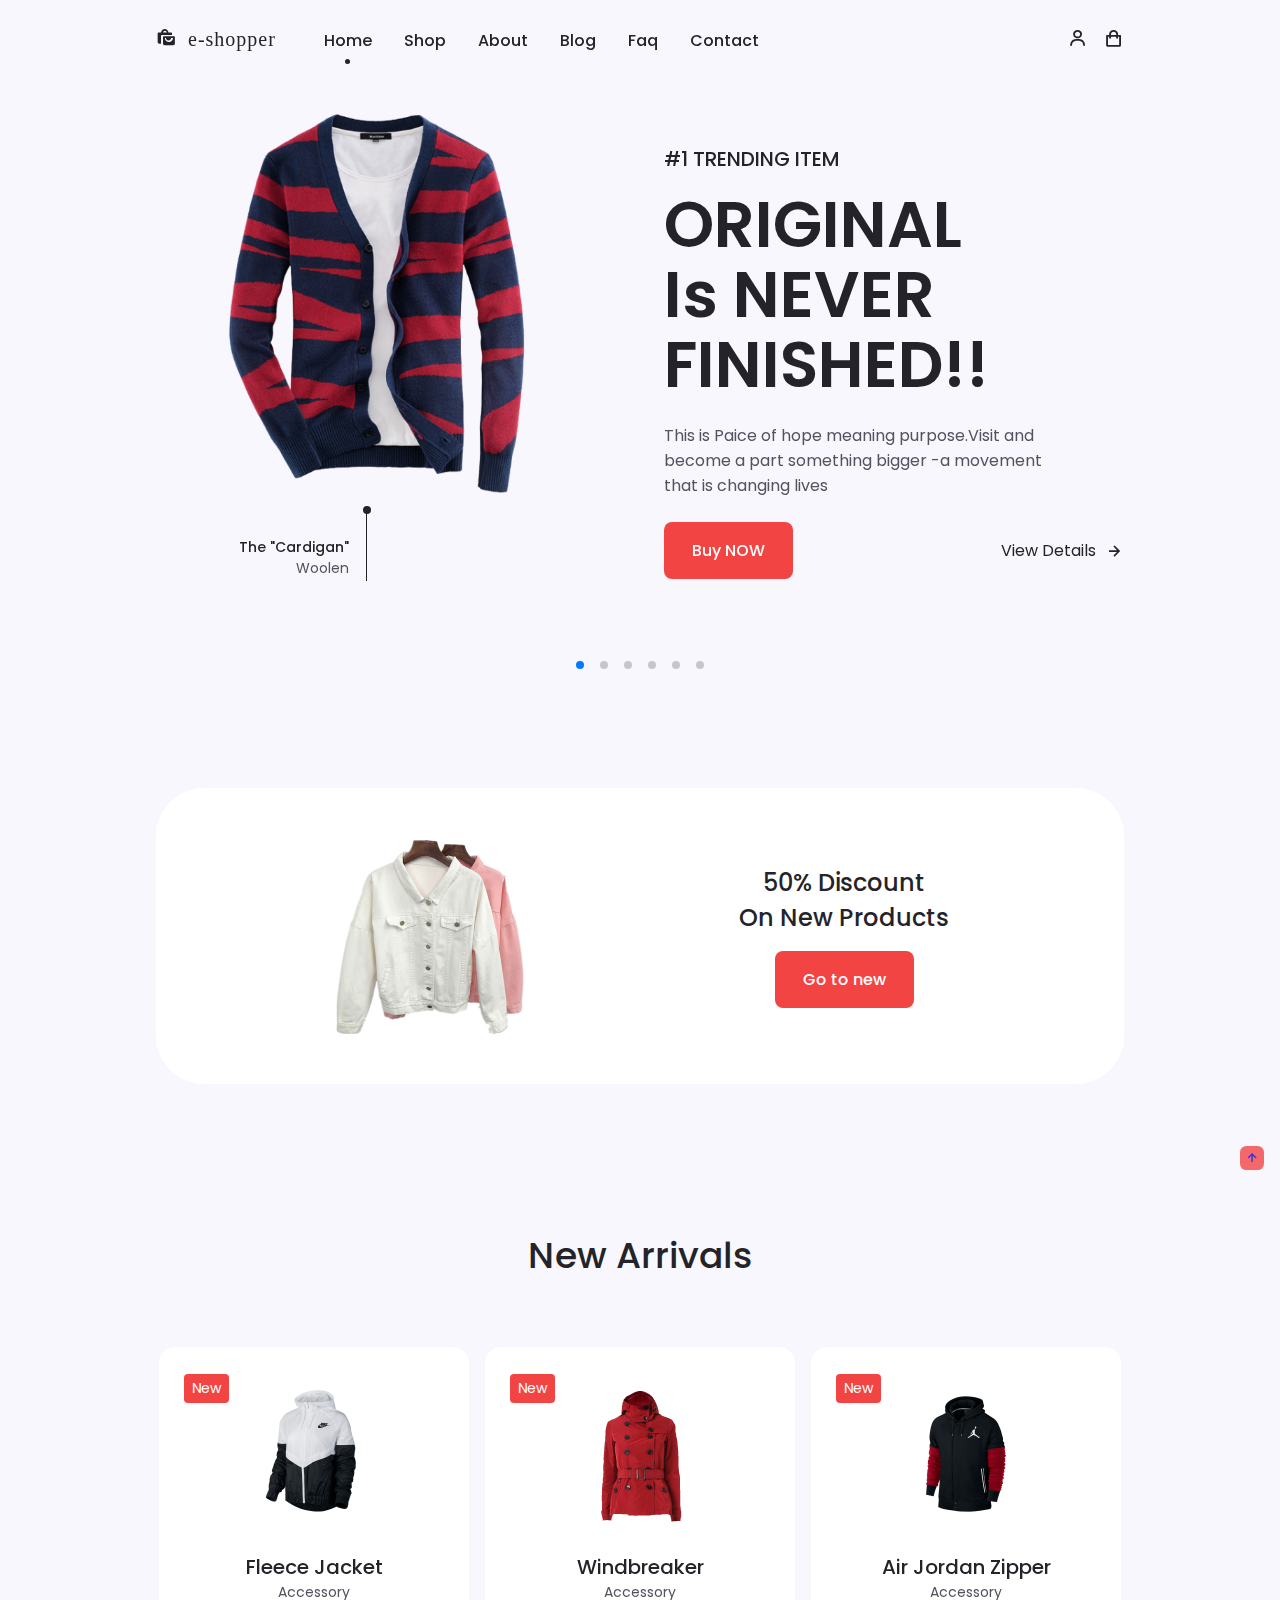
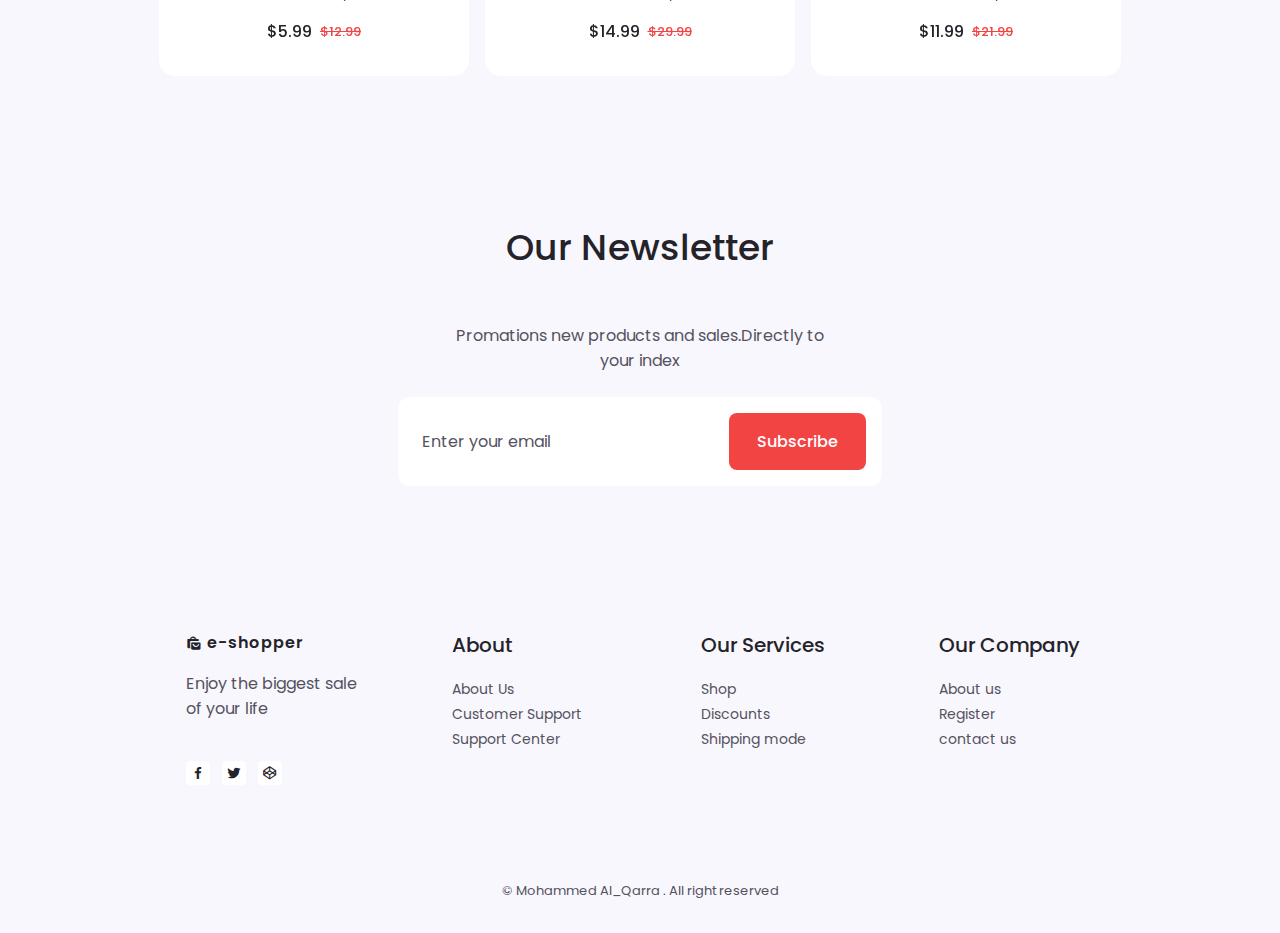
<file: index.html>
<!DOCTYPE html>
<html lang="en">
<head>
    <meta charset="UTF-8">
    <meta http-equiv="X-UA-Compatible" content="IE=edge">
    <meta name="viewport" content="width=device-width, initial-scale=1.0">
    <link rel="stylesheet" href="css/swiper-bundle.min.css">
    <link rel="stylesheet" href="css/ecommerce.css">
    <link rel="stylesheet" class="js-color-style" href="css/color.css">
    <!-- Box Icon -->
    <link rel="stylesheet"
    href="https://cdn.jsdelivr.net/npm/boxicons@latest/css/boxicons.min.css">
    <link rel="shortcut icon"  href="images/new-6.png" type="image/x-icon">

    <title>Responsive Multi Page E-COMMERCE Website</title>
</head>
<body>
    <!--Header-->
    <header class="header" id="header">
        <nav class="nav container">
            <a href="index.html" class="nav__logo">
                <i class="bx bxs-shopping-bags nav__logo-icon">
                e-shopper
                </i>
            </a>
            <div class="nav__menu" id="nav-menu">
                <ul class="nav__list">
                    <li class="nav__item">
                        <a href="index.html" class="nav__link active-link">Home</a>
                    </li>
                    <li class="nav__item">
                        <a href="html/shop.html" class="nav__link ">Shop</a>
                    </li>
                    <li class="nav__item">
                        <a href="html/about.html" class="nav__link">About</a>
                    </li>
                    <li class="nav__item">
                        <a href="html/blog.html" class="nav__link">Blog</a>
                    </li>
                    <li class="nav__item">
                        <a href="html/faq.html" class="nav__link">Faq</a>
                    </li>
                    <li class="nav__item">
                        <a href="html/contact.html" class="nav__link">Contact</a>
                    </li>
                </ul>
                <div class="nav__close" id="nav-close">
                    <i class="bx bx-x"></i>
                </div>
            </div>
            <div class="nav__btns">
                <div class="login__toggle" id="login-button">
                    <i class="bx bx-user"></i>
                </div>
                <div class="nav__shop" id="cart-shop">
                    <i class="bx bx-shopping-bag"></i>
                </div> <div class="nav__toggle" id="nav-toggle">
                    <i class="bx bx-grid-alt"></i>
                </div>
            </div>
        </nav>
    </header>
    <!--Cart-->
    <div class="cart" id="cart">
        <i class="bx bx-x cart__close" id="cart__close"></i>
        <h2 class="cart__title-center">My Cart</h2>
        <div class="cart__container ">
            <article class="cart__card">
                <div class="cart__box">
                    <img src="images/cart-1.png" alt="" class="cart__img">
                </div>
                <div class="cart__detalis">
                    <h3 class="cart__title">Windbreaker</h3>
                    <span class="cart__price">$12</span>
                    <div class="cart__amount">
                        <div class="cart__amount-content">
                            <span class="cart__amount-box">
                                <i class="bx bx-minus disabled"></i>
                            </span>
                            <span class="cart__amount-number">1</span>
                            <span class="cart__amount-box">
                                <i class="bx bx-plus"></i>
                            </span>
                        </div>
                        <i class="bx bx-trash-alt cart__amount-trash"></i>
                    </div>

                </div>
            </article>
            <article class="cart__card">
                <div class="cart__box">
                    <img src="images/cart-2.png" alt="" class="cart__img">
                </div>
                <div class="cart__detalis">
                    <h3 class="cart__title">Cardigan Hoodie</h3>
                    <span class="cart__price">$16</span>
                    <div class="cart__amount">
                        <div class="cart__amount-content">
                            <span class="cart__amount-box">
                                <i class="bx bx-minus"></i>
                            </span>
                            <span class="cart__amount-number">1</span>
                            <span class="cart__amount-box">
                                <i class="bx bx-plus"></i>
                            </span>
                        </div>
                        <i class="bx bx-trash-alt cart__amount-trash"></i>
                    </div>
                </div>
            </article>
            <article class="cart__card">
                <div class="cart__box">
                    <img src="images/cart-3.png" alt="" class="cart__img">
                </div>
                <div class="cart__detalis">
                    <h3 class="cart__title">Cartoon</h3>
                    <span class="cart__price">$10</span>
                    <div class="cart__amount">
                        <div class="cart__amount-content">
                            <span class="cart__amount-box">
                                <i class="bx bx-minus"></i>
                            </span>
                            <span class="cart__amount-number">1</span>
                            <span class="cart__amount-box">
                                <i class="bx bx-plus"></i>
                            </span>
                        </div>
                        <i class="bx bx-trash-alt cart__amount-trash"></i>
                    </div>
                </div>
            </article>
        </div>
        <div class="cart__prices">
            <span class="cart__prices-item">3 item</span>
            <span class="cart__prices-total">$38</span>
        </div>
    </div>
    <!--Login-->
    <div class="login" id="login">
        <i class="bx bx-x login__close" id="login-close"></i>
            <h2 class="login__title-center">Login</h2>
            <form  action="" class="login__form grid">
                <div class="login__content">
                    <label for="" class="login__label">Email</label>
                    <input type="email" class="login__input">
                </div>
                <div class="login__content">
                    <label for="" class="login__label">Password</label>
                    <input type="password" class="login__input">
                </div>

                <div>
                    <a href="#" class="button">Sign in</a>
                </div>

                <div>
                    <p class="signup">Not a member?
                        <a href="registration.htm">Sign up now</a>
                    </p>
                </div>
            </form>
    </div>
    <!--main-->
    <main class="main">
        <section class="home container">
            <div class="swiper home-swiper">
                <div class="swiper-wrapper">
                <!--home swiper 1-->
                <section class="swiper-slide">
                    <div class="home__content grid">
                        <div class="home__group">
                            <img src="images/slide-2.png" alt="" class="home__img">
                        <div class="home__indicator"></div>
                       <div class="home__details-img">
                           <h4 class="home__details-title">The "Cardigan"</h4>
                           <span class="home__details-subtitle">Woolen</span>
                       </div>
                    </div>
                    <div class="home__data">
                        <h3 class="home__subtitle">#1 TRENDING ITEM</h3>
                        <h1 class="home__title">ORIGINAL<br>Is NEVER <br> FINISHED!!</h1>
                        <P class="home__description">
                        This is Paice of hope meaning purpose.Visit and become a part something bigger -a movement that is changing lives
                        </P>
                        <div class="home__buttons">
                            <a href="html/details.html" class="button">Buy NOW</a>
                            <a href="html/details.html" class="button--link button--flex">View Details
                                <i class="bx bx-right-arrow-alt button__icon"></i>
                            </a>
                        </div>
                    </div>
                    </div>
                </section>
                   <!--home swiper 2-->
                <section class="swiper-slide">
                    <div class="home__content grid">
                        <div class="home__group">
                            <img src="images/slide-3.png" alt="" class="home__img">
                        <div class="home__indicator"></div>
                       <div class="home__details-img">
                           <h4 class="home__details-title">Jqueezy</h4>
                           <span class="home__details-subtitle">Ski Suit</span>
                       </div>
                    </div>
                    <div class="home__data">
                        <h3 class="home__subtitle">#2 top Best duo</h3>
                        <h1 class="home__title">FALL<br>WINTER <br> 2022</h1>
                        <P class="home__description">
                          A specialist label creating luxury essentials.
                          Ethically crafted with an unwavering commitment to exceptional quality
                        </P>
                        <div class="home__buttons">
                            <a href="html/details.html" class="button">Buy NOW</a>
                            <a href="html/details.html" class="button--link button--flex">View Details
                                <i class="bx bx-right-arrow-alt button__icon"></i>
                            </a>
                        </div>
                    </div>
                    </div>
                </section>
                 <!--home swiper 3-->
                <section class="swiper-slide" >
                    <div class="home__content grid">
                        <div class="home__group">
                            <img src="images/slide-1.png" alt="" class="home__img">
                        <div class="home__indicator"></div>
                       <div class="home__details-img">
                           <h4 class="home__details-title">Jurry</h4>
                           <span class="home__details-subtitle">Zipper</span>
                       </div>
                    </div>
                    <div class="home__data">
                        <h3 class="home__subtitle">#3 TRENDING ITEM</h3>
                        <h1 class="home__title">SALE 20%<br>OFF ON <br>EVERYTHING </h1>
                        <P class="home__description">
                          A specialist label creating luxury essentials.
                          Ethically crafted with an unwavering commitment to exceptional quality
                        </P>
                        <div class="home__buttons">
                            <a href="html/details.html" class="button">Buy NOW</a>
                            <a href="html/details.html" class="button--link button--flex">View Details
                                <i class="bx bx-right-arrow-alt button__icon"></i>
                            </a>
                        </div>
                    </div>
                    </div>
                </section>
            </div>
            <div class="swiper-pagination"></div>
        </div>
        </section>
        <!--discount-->
        <section class="discount section">
            <div class="discount__container container grid">
                <img src="images/discount.png" alt="" class="discount__img">
             
                 <div class="discount__data">
                     <h2 class="discount__title">50% Discount<br>On New Products</h2>
                     <a href="html/details.html" class="button">Go to new</a>
                 </div>
            </div>
        </section>
        <!--Arrivals-->
        <section class="new section">
        <h2 class="section__title">New Arrivals</h2>
        <div class="new__container container">
            <div class="swiper new-swiper">
                <div class="swiper-wrapper">
                    <!--1-->
                    <div class="new__content swiper-slide">
                        <div class="new__tog">New</div>
                        <img src="images/new-1.png" alt="" class="new__img">
                        <h3 class="new__title">Windbreaker</h3>
                        <span class="new__subtitle">Accessory</span>

                        <div class="new__prices">
                            <span class="new__price">$14.99</span>
                            <span class="new__discount">$29.99</span>
                        </div>
                        <a href="html/details.html" class="button new__button">
                            <i class="bx bx-cart-alt new__icon"></i>
                        </a>
                        
                    </div>
                     <!--2-->
                     <div class="new__content swiper-slide">
                        <div class="new__tog">New</div>
                        <img src="images/new-2.png" alt="" class="new__img">
                        <h3 class="new__title">Air Jordan Zipper</h3>
                        <span class="new__subtitle">Accessory</span>

                        <div class="new__prices">
                            <span class="new__price">$11.99</span>
                            <span class="new__discount">$21.99</span>
                        </div>
                        <a href="html/details.html" class="button new__button">
                            <i class="bx bx-cart-alt new__icon"></i>
                        </a>
                    </div>
                     <!--3-->
                     <div class="new__content swiper-slide">
                        <div class="new__tog">New</div>
                        <img src="images/new-3.png" alt="" class="new__img">
                        <h3 class="new__title">Fur Jacket</h3>
                        <span class="new__subtitle">Accessory</span>

                        <div class="new__prices">
                            <span class="new__price">$4.99</span>
                            <span class="new__discount">$9.99</span>
                        </div>
                        <a href="html/details.html" class="button new__button">
                            <i class="bx bx-cart-alt new__icon"></i>
                        </a>
                    </div>
                     <!--4-->
                     <div class="new__content swiper-slide">
                        <div class="new__tog">New</div>
                        <img src="images/new-4.png" alt="" class="new__img">
                        <h3 class="new__title">Fleece Jacket</h3>
                        <span class="new__subtitle">Accessory</span>

                        <div class="new__prices">
                            <span class="new__price">$24.99</span>
                            <span class="new__discount">$44.99</span>
                        </div>
                        <a href="html/details.html" class="button new__button">
                            <i class="bx bx-cart-alt new__icon"></i>
                        </a>
                    </div>
                     <!--5-->
                     <div class="new__content swiper-slide">
                        <div class="new__tog">New</div>
                        <img src="images/new-5.png" alt="" class="new__img">
                        <h3 class="new__title">Nike Hoodie</h3>
                        <span class="new__subtitle">Accessory</span>

                        <div class="new__prices">
                            <span class="new__price">$74.99</span>
                            <span class="new__discount">$14.99</span>
                        </div>
                        <a href="html/details.html" class="button new__button">
                            <i class="bx bx-cart-alt new__icon"></i>
                        </a>
                    </div>
                     <!--6-->
                     <div class="new__content swiper-slide">
                        <div class="new__tog">New</div>
                        <img src="images/new-6.png" alt="" class="new__img">
                        <h3 class="new__title">Fleece Jacket</h3>
                        <span class="new__subtitle">Accessory</span>

                        <div class="new__prices">
                            <span class="new__price">$5.99</span>
                            <span class="new__discount">$12.99</span>
                        </div>
                        <a href="html/details.html" class="button new__button">
                            <i class="bx bx-cart-alt new__icon"></i>
                        </a>
                    </div>
                </div>
            </div>
        </div>
        </section>
       
        <!--NEWSLETTER-->
        <section class="newsletter section">
            <div class="newsletter__container container">
                <h2 class="section__title">Our Newsletter</h2>
                <p class="newsletter__description">
                    Promations new products and sales.Directly to your index
                </p>
                <form action="" class="newsletter__form">
                    <input type="text" placeholder="Enter your email" class="newsletter__input">
                    <button class="button" >
                <a href="mailto:moahmmedalqarra295@gmail.com?subjuct=Contact" >Subscribe</a>
                    </button>

                </form> 
            </div>
        </section>
        </main>
        <!--Footer-->

        <footer class="footer section">
            <div class="footer__container container grid">
                <div class="footer__content">
                    <a href="#" class="footer__logo">
                        <i class="bx bxs-shopping-bags footer__logo-icon"></i>
                        e-shopper
                    </a>
                    <p class="footer__description">Enjoy the biggest sale<br>of your life</p>
                    <ul class="footer__social">
                        <a href="#" class="footer__social-link"><i class='bx bxl-facebook' ></i></a>
                        <a href="#" class="footer__social-link"><i class='bx bxl-twitter' ></i></a>
                        <a href="#" class="footer__social-link"><i class='bx bxl-codepen' ></i></a>
                    </ul>
                </div>
                <!--2-->
                <div class="footer__content">
                    <h3 class="footer__title">About</h3>
                    <ul class="footer__links">
                        <li><a href="#" class="footer__link">About Us</a></li>
                        <li><a href="#" class="footer__link">Customer Support</a></li>
                        <li><a href="#" class="footer__link">Support Center</a></li>
                    </ul>
                </div>
                <!--3-->
                <div class="footer__content">
                    <h3 class="footer__title">Our Services</h3>
                    <ul class="footer__links">
                        <li><a href="#" class="footer__link">Shop</a></li>
                        <li><a href="#" class="footer__link">Discounts</a></li>
                        <li><a href="#" class="footer__link">Shipping mode</a></li>
                    </ul>
                </div>
                <!--4-->
                <div class="footer__content">
                    <h3 class="footer__title">Our Company</h3>
                    <ul class="footer__links">
                        <li><a href="#" class="footer__link">About us</a></li>
                        <li><a href="#" class="footer__link">Register</a></li>
                        <li><a href="#" class="footer__link">contact us</a></li>
                    </ul>
                </div>
            </div>
            <span class="footer__copy">
                &#169; Mohammed Al_Qarra . All right reserved
            </span>
        </footer>
        <!--scroll-->
        <a href="#" class="scrollup" id="scroll-up">
            <i class="bx bx-up-arrow-alt scrollup__icon"></i>
        </a>

       <!--style switcher
        <div class="style__switcher" >
            <div class="style__switcher-toggler s__icon">
                <i class="bx bxs-cog bx-spin"></i>
            </div>

            <h4>Theme Colors</h4>

            <div class="theme__colors js-theme-colors">
        
                <button type="button" data-js-theme-color="color-1" class="js-theme-color-item theme__button color-1">
                    <i class="bx bx-check"></i>
                </button>
          
                <button type="button" data-js-theme-color="color-2" class="js-theme-color-item theme__button  color-2">
                    <i class="bx bx-check"></i>
                </button>
     
                <button type="button" data-js-theme-color="color-3" class="js-theme-color-item theme__button color-3">
                    <i class="bx bx-check"></i>
                </button>
  
                <button type="button" data-js-theme-color="color-4" class="js-theme-color-item theme__button color-4">
                    <i class="bx bx-check"></i>
                </button>
      
                <button type="button" data-js-theme-color="color-5" class="js-theme-color-item theme__button color-5">
                    <i class="bx bx-check"></i>
                </button>
                
          

        </div>
        </div>
    -->
    <script src="js/swiper-bundle.min.js"></script>
    <script src="js/ecommerce.js"></script>
    
</body>
</html>
</file>
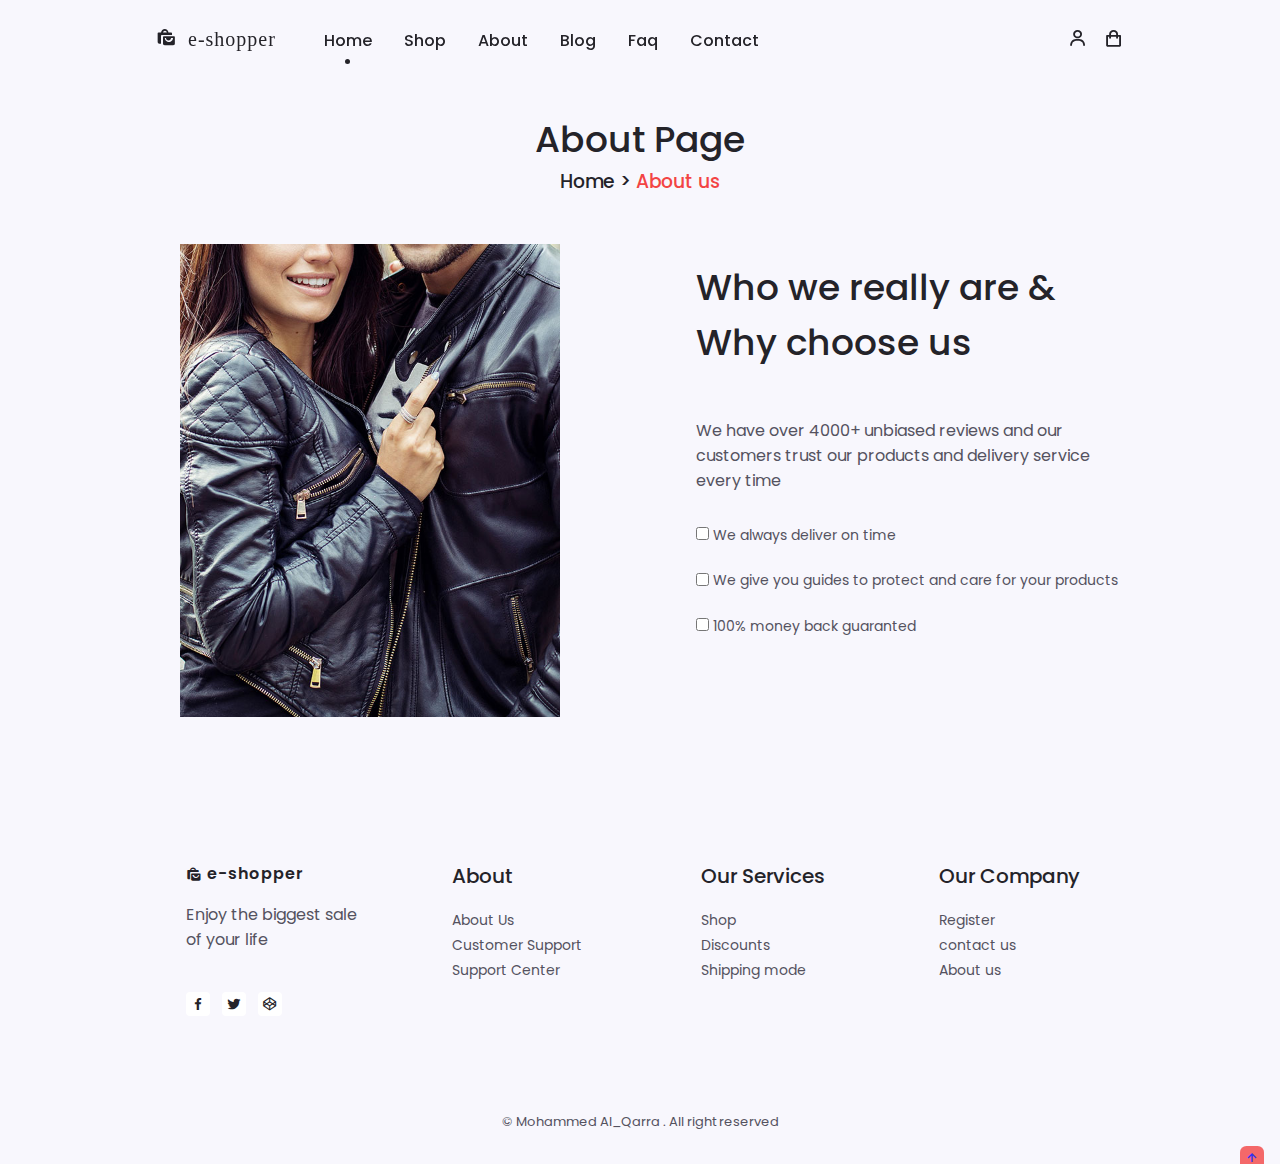
<file: html/about.html>
<!DOCTYPE html>
<html lang="en">
<head>
    <meta charset="UTF-8">
    <meta http-equiv="X-UA-Compatible" content="IE=edge">
    <meta name="viewport" content="width=device-width, initial-scale=1.0">
    <link rel="stylesheet" href="../css/swiper-bundle.min.css">
    <link rel="stylesheet" href="../css/ecommerce.css">
    <link rel="stylesheet" class="js-color-style"  href="../css/color.css">

    <!-- Box Icon -->
    <link rel="stylesheet"
    href="https://cdn.jsdelivr.net/npm/boxicons@latest/css/boxicons.min.css">
    <link rel="shortcut icon" href="../images/new-6.png" type="image/x-icon">

    <title>Responsive Multi Page E-COMMERCE Website</title>
</head>
<body>
    <!--Header-->
    <header class="header" id="header">
        <nav class="nav container">
            <a href="ecommerce.html" class="nav__logo">
                <i class="bx bxs-shopping-bags nav__logo-icon">
                e-shopper
                </i>
            </a>
            <div class="nav__menu" id="nav-menu">
                <ul class="nav__list">
                    <li class="nav__item">
                        <a href="../index.html" class="nav__link active-link">Home</a>
                    </li>
                    <li class="nav__item">
                        <a href="../html/shop.html" class="nav__link ">Shop</a>
                    </li>
                    <li class="nav__item">
                        <a href="../html/about.html" class="nav__link">About</a>
                    </li>
                    <li class="nav__item">
                        <a href="../html/blog.html" class="nav__link">Blog</a>
                    </li>
                    <li class="nav__item">
                        <a href="../html/faq.html" class="nav__link">Faq</a>
                    </li>
                    <li class="nav__item">
                        <a href="../html/contact.html" class="nav__link">Contact</a>
                    </li>
                </ul>
                <div class="nav__close" id="nav-close">
                    <i class="bx bx-x"></i>
                </div>
            </div>
            <div class="nav__btns">
                <div class="login__toggle" id="login-button">
                    <i class="bx bx-user"></i>
                </div>
                <div class="nav__shop" id="cart-shop">
                    <i class="bx bx-shopping-bag"></i>
                </div> <div class="nav__toggle" id="nav-toggle">
                    <i class="bx bx-grid-alt"></i>
                </div>
            </div>
        </nav>
    </header>
    <!--Cart-->
    <div class="cart" id="cart">
        <i class="bx bx-x cart__close" id="cart__close"></i>
        <h2 class="cart__title-center">My Cart</h2>
        <div class="cart__container">
            <article class="cart__card">
                <div class="cart__box">
                    <img src="../images/cart-1.png" alt="" class="cart__img">
                </div>
                <div class="cart__detalis">
                    <h3 class="cart__title">Windbreaker</h3>
                    <span class="cart__price">$12</span>
                    <div class="cart__amount">
                        <div class="cart__amount-content">
                            <span class="cart__amount-box">
                                <i class="bx bx-minus"></i>
                            </span>
                            <span class="cart__amount-number">1</span>
                            <span class="cart__amount-box">
                                <i class="bx bx-plus"></i>
                            </span>
                        </div>
                        <i class="bx bx-trash-alt cart__amount-trash"></i>
                    </div>

                </div>
            </article>
            <article class="cart__card">
                <div class="cart__box">
                    <img src="../images/cart-2.png" alt="" class="cart__img">
                </div>
                <div class="cart__detalis">
                    <h3 class="cart__title">Cardigan Hoodie</h3>
                    <span class="cart__price">$16</span>
                    <div class="cart__amount">
                        <div class="cart__amount-content">
                            <span class="cart__amount-box">
                                <i class="bx bx-minus"></i>
                            </span>
                            <span class="cart__amount-number">1</span>
                            <span class="cart__amount-box">
                                <i class="bx bx-plus"></i>
                            </span>
                        </div>
                        <i class="bx bx-trash-alt cart__amount-trash"></i>
                    </div>
                </div>
            </article>
            <article class="cart__card">
                <div class="cart__box">
                    <img src="../images/cart-3.png" alt="" class="cart__img">
                </div>
                <div class="cart__detalis">
                    <h3 class="cart__title">Cartoon</h3>
                    <span class="cart__price">$10</span>
                    <div class="cart__amount">
                        <div class="cart__amount-content">
                            <span class="cart__amount-box">
                                <i class="bx bx-minus"></i>
                            </span>
                            <span class="cart__amount-number">1</span>
                            <span class="cart__amount-box">
                                <i class="bx bx-plus"></i>
                            </span>
                        </div>
                        <i class="bx bx-trash-alt cart__amount-trash"></i>
                    </div>
                </div>
            </article>
        </div>
        <div class="cart__prices">
            <span class="cart__prices-item">3 item</span>
            <span class="cart__prices-total">$38</span>
        </div>
    </div>
    <!--Login-->
    <div class="login" id="login">
        <i class="bx bx-x login__close" id="login-close"></i>
            <h2 class="login__title-center">Login</h2>
            <form  action="" class="login__form grid">
                <div class="login__content">
                    <label for="" class="login__label">Email</label>
                    <input type="email" class="login__input">
                </div>
                <div class="login__content">
                    <label for="" class="login__label">Password</label>
                    <input type="password" class="login__input">
                </div>

                <div>
                    <a href="#" class="button">Sign in</a>
                </div>

                <div>
                    <p class="signup">Not a member?
                        <a href="registration.htm">Sign up now</a>
                    </p>
                </div>
            </form>
    </div>
    <!--=============== MAIN ===============-->
    <main class="main">
        <!--=============== ABOUT ===============-->
        <section class="about section container">
            <h2 class="breadcrumb__title">About Page</h2>
            <h3 class="breadcrumb__subtitle">Home ><span> About us</span> </h3>   
            <div class="about__container grid">
                <img src="../images/about-img.jpg" alt="" class="about__img">

                <div class="about__data">
                    <h2 class="section__title about__title">
                        Who we really are & <br>Why choose us
                    </h2>
                    <p class="about__description">
                        We have over 4000+ unbiased reviews and our customers trust our products and delivery
                        service every time
                    </p>
                  <div class="about__details">
                        <!--1-->
                    <p class="about__details-description">
                        <!-- <i class="bx bxs-check-square about__details-icon"></i> -->
                        <input type="checkbox" id="scales" name="scales" class="about__details-icon">
                    We always deliver on time
                    </p>
                    <!--2-->
                    <p class="about__details-description">
                        <input type="checkbox" id="scales" name="scales" class="about__details-icon">
                    We give you guides to protect and care for your products 
                    </p>
                    <!--3-->
                    <p class="about__details-description">
                        <input type="checkbox" id="scales" name="scales" class="about__details-icon">
                    100% money back guaranted
                    </p>
                  </div>
                </div>

            </div>

        </section>
    </main>

    <!--Footer-->
    <footer class="footer section">
        <div class="footer__container container grid">
            <div class="footer__content">
                <a href="#" class="footer__logo">
                    <i class="bx bxs-shopping-bags footer__logo-icon"></i>
                    e-shopper
                </a>
                <p class="footer__description">Enjoy the biggest sale<br>of your life</p>
                <ul class="footer__social">
                    <a href="#" class="footer__social-link"><i class='bx bxl-facebook' ></i></a>
                    <a href="#" class="footer__social-link"><i class='bx bxl-twitter' ></i></a>
                    <a href="#" class="footer__social-link"><i class='bx bxl-codepen' ></i></a>
                </ul>
            </div>
            <!--2-->
            <div class="footer__content">
                <h3 class="footer__title">About</h3>
                <ul class="footer__links">
                    <li><a href="../html/about.html" class="footer__link">About Us</a></li>
                    <li><a href="#" class="footer__link">Customer Support</a></li>
                    <li><a href="#" class="footer__link">Support Center</a></li>
                </ul>
            </div>
            <!--3-->
            <div class="footer__content">
                <h3 class="footer__title">Our Services</h3>
                <ul class="footer__links">
                    <li><a href="#" class="footer__link">Shop</a></li>
                    <li><a href="#" class="footer__link">Discounts</a></li>
                    <li><a href="../html/details.html" class="footer__link">Shipping mode</a></li>
                </ul>
            </div>
            <!--4-->
            <div class="footer__content">
                <h3 class="footer__title">Our Company</h3>
                <ul class="footer__links">
                    <li><a href="#" class="footer__link">Register</a></li>
                    <li><a href="#" class="footer__link">contact us </a></li>
                    <li><a href="about.html" class="footer__link">About us</a></li>
                </ul>
            </div>
        </div>
        <span class="footer__copy">
            &#169; Mohammed Al_Qarra . All right reserved
        </span>
</footer>
<!--scroll-->
<a href="#" class="scrollup" id="scroll-up">
<i class="bx bx-up-arrow-alt scrollup__icon"></i>
</a>

 <!--style switcher -->
</main>
<script src="../js/swiper-bundle.min.js"></script>
<script src="../js/ecommerce.js"></script>

</body>
</html>
</file>
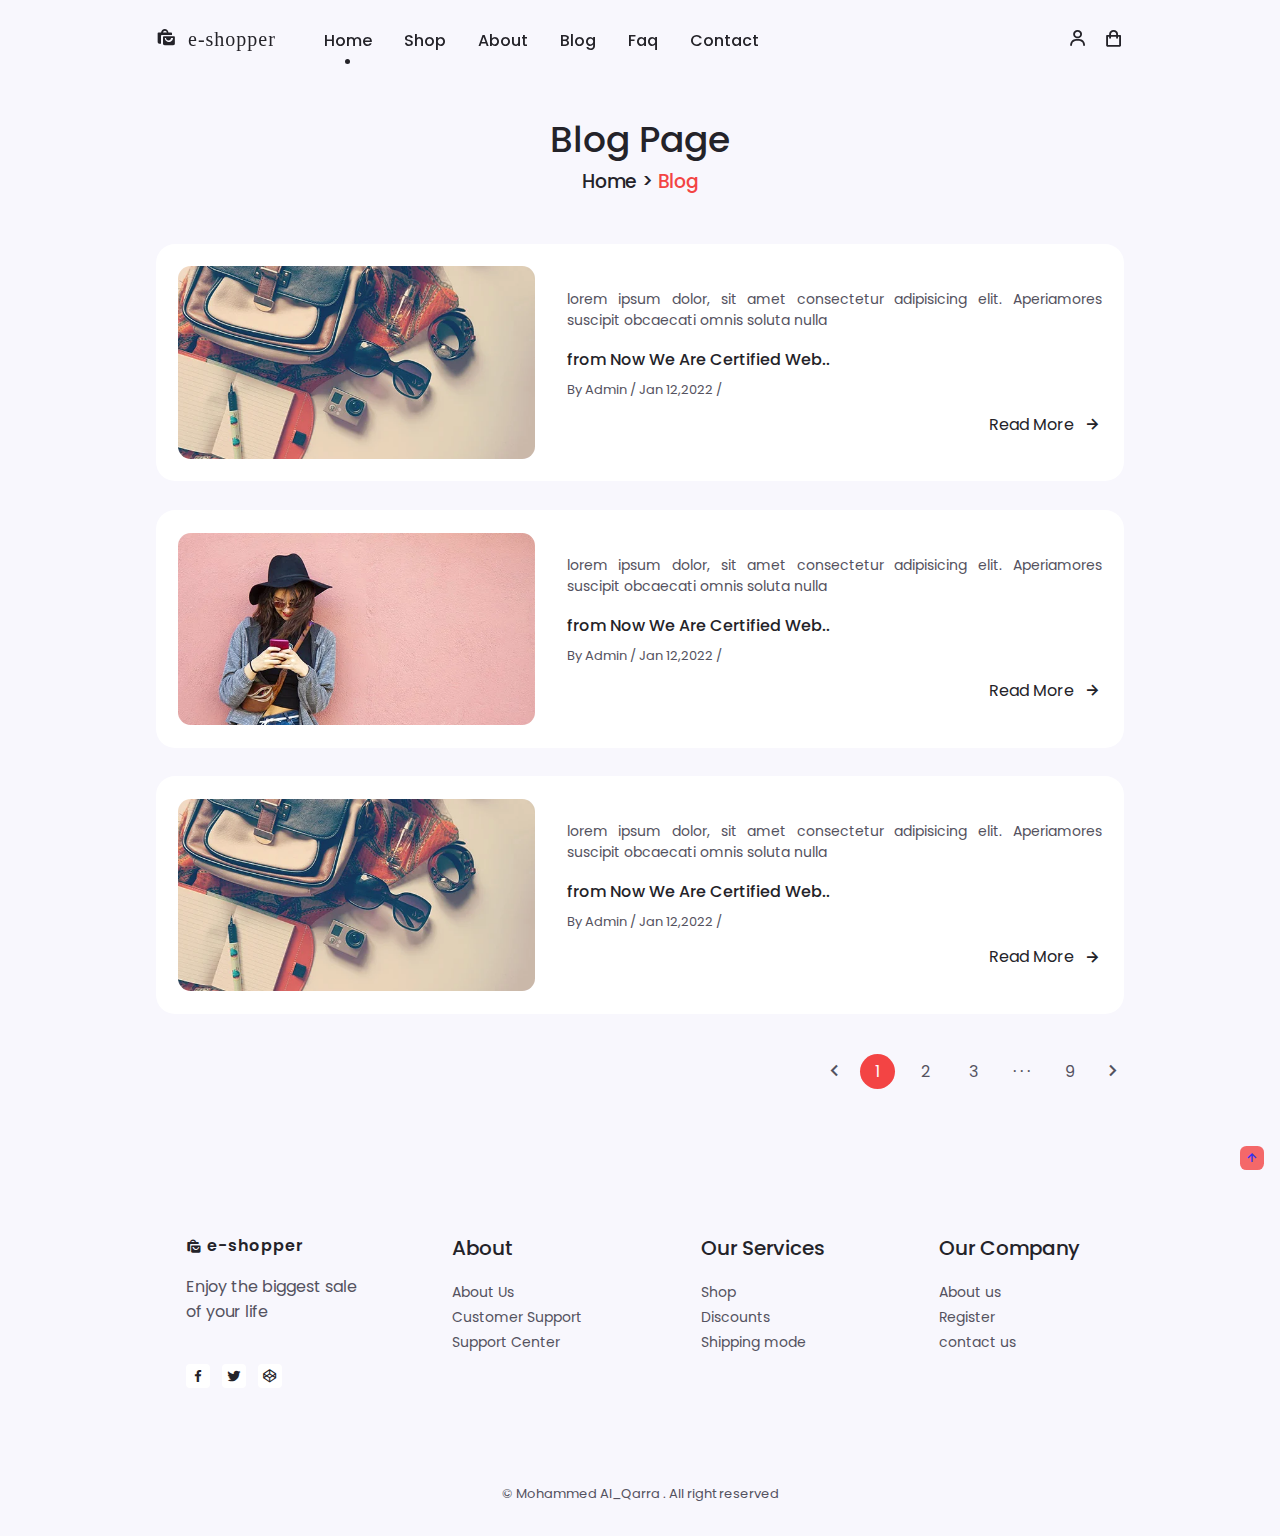
<file: html/blog.html>
<!DOCTYPE html>
<html lang="en">
<head>
    <meta charset="UTF-8">
    <meta http-equiv="X-UA-Compatible" content="IE=edge">
    <meta name="viewport" content="width=device-width, initial-scale=1.0">
    <link rel="stylesheet" href="../css/swiper-bundle.min.css">
    <link rel="stylesheet" href="../css/ecommerce.css">
    <link rel="stylesheet" class="js-color-style"  href="../css/color.css">

    <!-- Box Icon -->
    <link rel="stylesheet"
    href="https://cdn.jsdelivr.net/npm/boxicons@latest/css/boxicons.min.css">
    <link rel="shortcut icon" href="../images/new-6.png" type="image/x-icon">

    <title>Responsive Multi Page E-COMMERCE Website</title>
</head>
<body>
     <!--=============== HEADER ===============-->
     <header class="header" id="header">
        <nav class="nav container">
            <a href="../index.html" class="nav__logo">
                <i class="bx bxs-shopping-bags nav__logo-icon">
                e-shopper
                </i>
            </a>
            <div class="nav__menu" id="nav-menu">
                <ul class="nav__list">
                    <li class="nav__item">
                        <a href="../index.html" class="nav__link active-link">Home</a>
                    </li>
                    <li class="nav__item">
                        <a href="../html/shop.html" class="nav__link ">Shop</a>
                    </li>
                    <li class="nav__item">
                        <a href="../html/about.html" class="nav__link">About</a>
                    </li>
                    <li class="nav__item">
                        <a href="../html/blog.html" class="nav__link">Blog</a>
                    </li>
                    <li class="nav__item">
                        <a href="../html/faq.html" class="nav__link">Faq</a>
                    </li>
                    <li class="nav__item">
                        <a href="../html/contact.html" class="nav__link">Contact</a>
                    </li>
                </ul>
                <div class="nav__close" id="nav-close">
                    <i class="bx bx-x"></i>
                </div>
            </div>
            <div class="nav__btns">
                <div class="login__toggle" id="login-button">
                    <i class="bx bx-user"></i>
                </div>
                <div class="nav__shop" id="cart-shop">
                    <i class="bx bx-shopping-bag"></i>
                </div> <div class="nav__toggle" id="nav-toggle">
                    <i class="bx bx-grid-alt"></i>
                </div>
            </div>
        </nav>
    </header>
       <!--Cart-->
       <div class="cart" id="cart">
        <i class="bx bx-x cart__close" id="cart__close"></i>
        <h2 class="cart__title-center">My Cart</h2>
        <div class="cart__container">
            <article class="cart__card">
                <div class="cart__box">
                    <img src="../images/cart-1.png" alt="" class="cart__img">
                </div>
                <div class="cart__detalis">
                    <h3 class="cart__title">Windbreaker</h3>
                    <span class="cart__price">$12</span>
                    <div class="cart__amount">
                        <div class="cart__amount-content">
                            <span class="cart__amount-box">
                                <i class="bx bx-minus disabled"></i>
                            </span>
                            <span class="cart__amount-number">1</span>
                            <span class="cart__amount-box">
                                <i class="bx bx-plus"></i>
                            </span>
                        </div>
                        <i class="bx bx-trash-alt cart__amount-trash"></i>
                    </div>

                </div>
            </article>
            <article class="cart__card">
                <div class="cart__box">
                    <img src="../images/cart-2.png" alt="" class="cart__img">
                </div>
                <div class="cart__detalis">
                    <h3 class="cart__title">Cardigan Hoodie</h3>
                    <span class="cart__price">$16</span>
                    <div class="cart__amount">
                        <div class="cart__amount-content">
                            <span class="cart__amount-box">
                                <i class="bx bx-minus"></i>
                            </span>
                            <span class="cart__amount-number">1</span>
                            <span class="cart__amount-box">
                                <i class="bx bx-plus"></i>
                            </span>
                        </div>
                        <i class="bx bx-trash-alt cart__amount-trash"></i>
                    </div>
                </div>
            </article>
            <article class="cart__card">
                <div class="cart__box">
                    <img src="../images/cart-3.png" alt="" class="cart__img">
                </div>
                <div class="cart__detalis">
                    <h3 class="cart__title">Cartoon</h3>
                    <span class="cart__price">$10</span>
                    <div class="cart__amount">
                        <div class="cart__amount-content">
                            <span class="cart__amount-box">
                                <i class="bx bx-minus"></i>
                            </span>
                            <span class="cart__amount-number">1</span>
                            <span class="cart__amount-box">
                                <i class="bx bx-plus"></i>
                            </span>
                        </div>
                        <i class="bx bx-trash-alt cart__amount-trash"></i>
                    </div>
                </div>
            </article>
        </div>
        <div class="cart__prices">
            <span class="cart__prices-item">3 item</span>
            <span class="cart__prices-total">$38</span>
        </div>
    </div>
    <!--Login-->
    <div class="login" id="login">
        <i class="bx bx-x login__close" id="login-close"></i>
            <h2 class="login__title-center">Login</h2>
            <form  action="" class="login__form grid">
                <div class="login__content">
                    <label for="" class="login__label">Email</label>
                    <input type="email" class="login__input">
                </div>
                <div class="login__content">
                    <label for="" class="login__label">Password</label>
                    <input type="password" class="login__input">
                </div>

                <div>
                    <a href="#" class="button">Sign in</a>
                </div>

                <div>
                    <p class="signup">Not a member?
                        <a href="registration.htm">Sign up now</a>
                    </p>
                </div>
            </form>
    </div>

    <!--=============== MAIN ===============-->
    <main class="main">
        <!--=============== BLOG ===============-->
        <section class="blog section container">
            <h2 class="breadcrumb__title">Blog Page</h2>
            <h3 class="breadcrumb__subtitle">Home > <span> Blog</span> </h3>   
             
           <div class="blog__container grid">

               <!--1-->
               <div class="blog__post grid">
                   <img src="../images/blog-1.webp" alt="" class="blog__img">
               <div class="blog__info">
                   <p class="blog__details">
                       lorem ipsum dolor, sit amet consectetur adipisicing elit. Aperiamores
                       suscipit obcaecati omnis soluta nulla
                   </p>
                   <h3 class="blog__title">
                       from Now We Are Certified Web..
                   </h3>
                   <p class="blog__date">By Admin / Jan 12,2022 /</p>
                  <div class="read__more">
                    <a href="#" class="button--link button--flex">Read More 
                        <i class="bx bx-right-arrow-alt button__icon"></i>
                    </a>
                  </div>
               </div>
                </div>
                <!--2-->
                <div class="blog__post grid">
                    <img src="../images/blog-2.webp" alt="" class="blog__img">
                <div class="blog__info">
                    <p class="blog__details">
                        lorem ipsum dolor, sit amet consectetur adipisicing elit. Aperiamores
                        suscipit obcaecati omnis soluta nulla
                    </p>
                    <h3 class="blog__title">
                        from Now We Are Certified Web..
                    </h3>
                    <p class="blog__date">By Admin / Jan 12,2022 /</p>
                    <div class="read__more">
                        <a href="#" class="button--link button--flex">Read More 
                            <i class="bx bx-right-arrow-alt button__icon"></i>
                        </a>
                      </div>
                </div>
                 </div>
                 <!--3-->
                 <div class="blog__post grid">
                    <img src="../images/blog-1.webp" alt="" class="blog__img">
                <div class="blog__info">
                    <p class="blog__details">
                        lorem ipsum dolor, sit amet consectetur adipisicing elit. Aperiamores
                        suscipit obcaecati omnis soluta nulla
                    </p>
                    <h3 class="blog__title">
                        from Now We Are Certified Web..
                    </h3>
                    <p class="blog__date">By Admin / Jan 12,2022 /</p>
                    <div class="read__more">
                        <a href="#" class="button--link button--flex">Read More 
                            <i class="bx bx-right-arrow-alt button__icon"></i>
                        </a>
                      </div>
                </div>
                 </div>
           </div>

           <div class="pagination">
            <i class="bx bx-chevron-left pagination__icon"></i>

            <span class="current">1</span>
            <span>2</span>
            <span>3</span>
            <span>&middot; &middot; &middot;</span>
            <span>9</span>
            <i class="bx bx-chevron-right pagination__icon"></i>

        </div>

        </section>
    </main>

 <!--Footer-->
 <footer class="footer section">
    <div class="footer__container container grid">
        <div class="footer__content">
            <a href="#" class="footer__logo">
                <i class="bx bxs-shopping-bags footer__logo-icon"></i>
                e-shopper
            </a>
            <p class="footer__description">Enjoy the biggest sale<br>of your life</p>
            <ul class="footer__social">
                <a href="#" class="footer__social-link"><i class='bx bxl-facebook' ></i></a>
                <a href="#" class="footer__social-link"><i class='bx bxl-twitter' ></i></a>
                <a href="#" class="footer__social-link"><i class='bx bxl-codepen' ></i></a>
            </ul>
        </div>
        <!--2-->
        <div class="footer__content">
            <h3 class="footer__title">About</h3>
            <ul class="footer__links">
                <li><a href="#" class="footer__link">About Us</a></li>
                <li><a href="#" class="footer__link">Customer Support</a></li>
                <li><a href="#" class="footer__link">Support Center</a></li>
            </ul>
        </div>
        <!--3-->
        <div class="footer__content">
            <h3 class="footer__title">Our Services</h3>
            <ul class="footer__links">
                <li><a href="#" class="footer__link">Shop</a></li>
                <li><a href="#" class="footer__link">Discounts</a></li>
                <li><a href="#" class="footer__link">Shipping mode</a></li>
            </ul>
        </div>
        <!--4-->
        <div class="footer__content">
            <h3 class="footer__title">Our Company</h3>
            <ul class="footer__links">
                <li><a href="#" class="footer__link">About us</a></li>
                <li><a href="#" class="footer__link">Register</a></li>
                <li><a href="#" class="footer__link">contact us</a></li>
            </ul>
        </div>
    </div>
    <span class="footer__copy">
        &#169; Mohammed Al_Qarra . All right reserved
    </span>
</footer>
      <!--scroll-->
      <a href="#" class="scrollup" id="scroll-up">
        <i class="bx bx-up-arrow-alt scrollup__icon"></i>
    </a>
    <!--=============== STYLE SWITCHER ===============-->
      <!--style switcher-->
  <!--style switcher
    </main>
-->
    <script src="../js/swiper-bundle.min.js"></script>
    <script src="../js/ecommerce.js"></script>
    
</body>
</html>
</file>
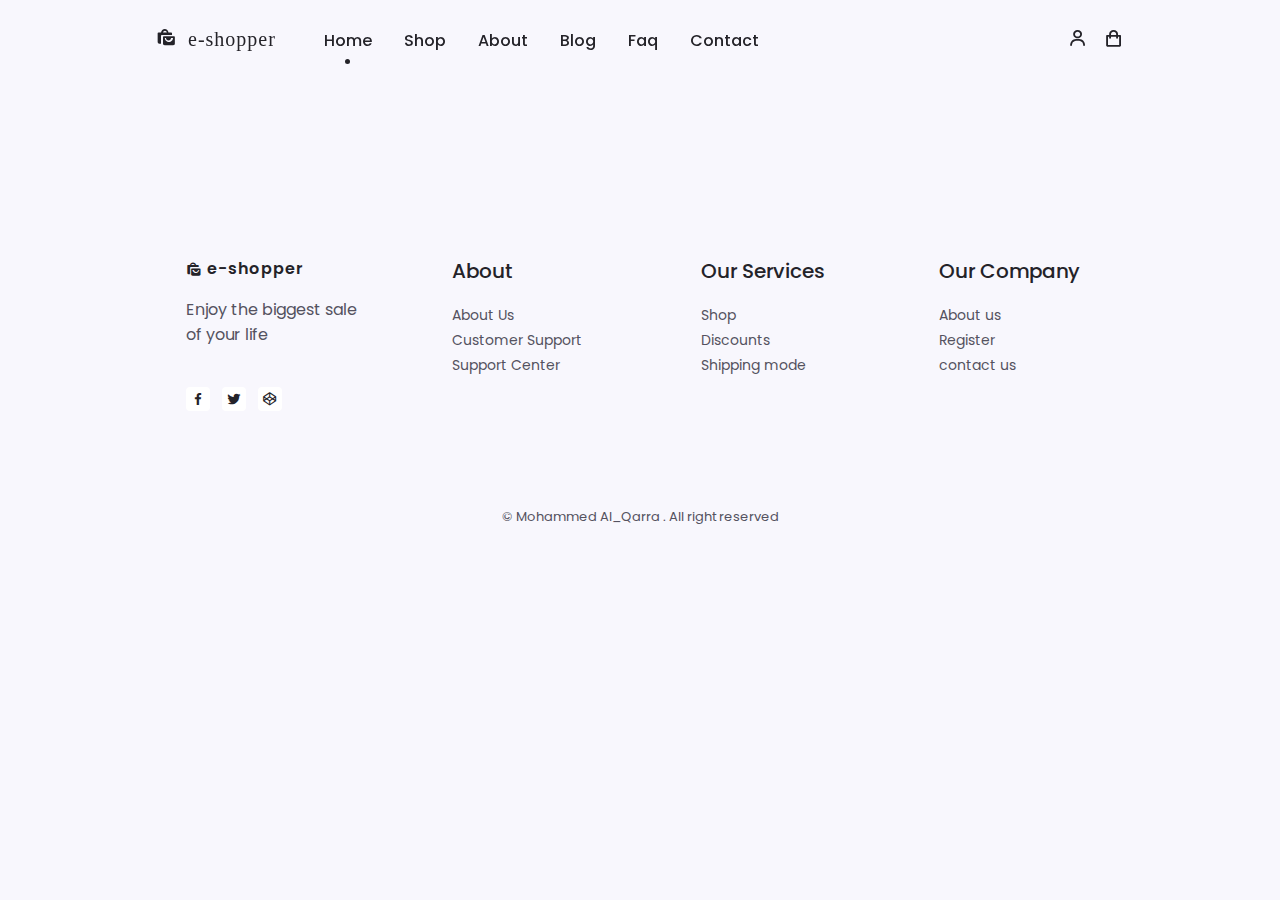
<file: html/cart.html>
<!DOCTYPE html>
<html lang="en">
<head>
    <meta charset="UTF-8">
    <meta http-equiv="X-UA-Compatible" content="IE=edge">
    <meta name="viewport" content="width=device-width, initial-scale=1.0">
    <link rel="stylesheet" href="../css/swiper-bundle.min.css">
    <link rel="stylesheet" href="../css/ecommerce.css">
    <link rel="stylesheet" href="../css/color.css">

    <!-- Box Icon -->
    <link rel="stylesheet"
    href="https://cdn.jsdelivr.net/npm/boxicons@latest/css/boxicons.min.css">
    <link rel="shortcut icon" href="../images/new-6.png" type="image/x-icon">

    <title>Responsive Multi Page E-COMMERCE Website</title>
</head>
<body>
    <!--=============== HEADER ===============-->
    <header class="header" id="header">
        <nav class="nav container">
            <a href="../index.html" class="nav__logo">
                <i class="bx bxs-shopping-bags nav__logo-icon">
                e-shopper
                </i>
            </a>
            <div class="nav__menu" id="nav-menu">
                <ul class="nav__list">
                    <li class="nav__item">
                        <a href="../index.html" class="nav__link active-link">Home</a>
                    </li>
                    <li class="nav__item">
                        <a href="../html/shop.html" class="nav__link ">Shop</a>
                    </li>
                    <li class="nav__item">
                        <a href="../html/about.html" class="nav__link">About</a>
                    </li>
                    <li class="nav__item">
                        <a href="../html/blog.html" class="nav__link">Blog</a>
                    </li>
                    <li class="nav__item">
                        <a href="../html/faq.html" class="nav__link">Faq</a>
                    </li>
                    <li class="nav__item">
                        <a href="../html/contact.html" class="nav__link">Contact</a>
                    </li>
                </ul>
                <div class="nav__close" id="nav-close">
                    <i class="bx bx-x"></i>
                </div>
            </div>
            <div class="nav__btns">
                <div class="login__toggle" id="login-button">
                    <i class="bx bx-user"></i>
                </div>
                <div class="nav__shop" id="cart-shop">
                    <i class="bx bx-shopping-bag"></i>
                </div> <div class="nav__toggle" id="nav-toggle">
                    <i class="bx bx-grid-alt"></i>
                </div>
            </div>
        </nav>
    </header>
       <!--Cart-->
       <div class="cart" id="cart">
        <i class="bx bx-x cart__close" id="cart__close"></i>
        <h2 class="cart__title-center">My Cart</h2>
        <div class="cart__container">
            <article class="cart__card">
                <div class="cart__box">
                    <img src="../images/cart-1.png" alt="" class="cart__img">
                </div>
                <div class="cart__detalis">
                    <h3 class="cart__title">Windbreaker</h3>
                    <span class="cart__price">$12</span>
                    <div class="cart__amount">
                        <div class="cart__amount-content">
                            <span class="cart__amount-box">
                                <i class="bx bx-minus disabled"></i>
                            </span>
                            <span class="cart__amount-number">1</span>
                            <span class="cart__amount-box">
                                <i class="bx bx-plus"></i>
                            </span>
                        </div>
                        <i class="bx bx-trash-alt cart__amount-trash"></i>
                    </div>

                </div>
            </article>
            <article class="cart__card">
                <div class="cart__box">
                    <img src="../images/cart-2.png" alt="" class="cart__img">
                </div>
                <div class="cart__detalis">
                    <h3 class="cart__title">Cardigan Hoodie</h3>
                    <span class="cart__price">$16</span>
                    <div class="cart__amount">
                        <div class="cart__amount-content">
                            <span class="cart__amount-box">
                                <i class="bx bx-minus"></i>
                            </span>
                            <span class="cart__amount-number">1</span>
                            <span class="cart__amount-box">
                                <i class="bx bx-plus"></i>
                            </span>
                        </div>
                        <i class="bx bx-trash-alt cart__amount-trash"></i>
                    </div>
                </div>
            </article>
            <article class="cart__card">
                <div class="cart__box">
                    <img src="../images/cart-3.png" alt="" class="cart__img">
                </div>
                <div class="cart__detalis">
                    <h3 class="cart__title">Cartoon</h3>
                    <span class="cart__price">$10</span>
                    <div class="cart__amount">
                        <div class="cart__amount-content">
                            <span class="cart__amount-box">
                                <i class="bx bx-minus"></i>
                            </span>
                            <span class="cart__amount-number">1</span>
                            <span class="cart__amount-box">
                                <i class="bx bx-plus"></i>
                            </span>
                        </div>
                        <i class="bx bx-trash-alt cart__amount-trash"></i>
                    </div>
                </div>
            </article>
        </div>
        <div class="cart__prices">
            <span class="cart__prices-item">3 item</span>
            <span class="cart__prices-total">$38</span>
        </div>
    </div>
    <!--Login-->
    <div class="login" id="login">
        <i class="bx bx-x login__close" id="login-close"></i>
            <h2 class="login__title-center">Login</h2>
            <form  action="" class="login__form grid">
                <div class="login__content">
                    <label for="" class="login__label">Email</label>
                    <input type="email" class="login__input">
                </div>
                <div class="login__content">
                    <label for="" class="login__label">Password</label>
                    <input type="password" class="login__input">
                </div>

                <div>
                    <a href="#" class="button">Sign in</a>
                </div>

                <div>
                    <p class="signup">Not a member?
                        <a href="registration.htm">Sign up now</a>
                    </p>
                </div>
            </form>
    </div>

    <!--=============== MAIN ===============-->
    <main class="main">
        <!--=============== CART ===============-->
        <section class="cart__page section container">
            
        </section>
    </main>


 <!--Footer-->
 <footer class="footer section">
    <div class="footer__container container grid">
        <div class="footer__content">
            <a href="#" class="footer__logo">
                <i class="bx bxs-shopping-bags footer__logo-icon"></i>
                e-shopper
            </a>
            <p class="footer__description">Enjoy the biggest sale<br>of your life</p>
            <ul class="footer__social">
                <a href="#" class="footer__social-link"><i class='bx bxl-facebook' ></i></a>
                <a href="#" class="footer__social-link"><i class='bx bxl-twitter' ></i></a>
                <a href="#" class="footer__social-link"><i class='bx bxl-codepen' ></i></a>
            </ul>
        </div>
        <!--2-->
        <div class="footer__content">
            <h3 class="footer__title">About</h3>
            <ul class="footer__links">
                <li><a href="#" class="footer__link">About Us</a></li>
                <li><a href="#" class="footer__link">Customer Support</a></li>
                <li><a href="#" class="footer__link">Support Center</a></li>
            </ul>
        </div>
        <!--3-->
        <div class="footer__content">
            <h3 class="footer__title">Our Services</h3>
            <ul class="footer__links">
                <li><a href="#" class="footer__link">Shop</a></li>
                <li><a href="#" class="footer__link">Discounts</a></li>
                <li><a href="#" class="footer__link">Shipping mode</a></li>
            </ul>
        </div>
        <!--4-->
        <div class="footer__content">
            <h3 class="footer__title">Our Company</h3>
            <ul class="footer__links">
                <li><a href="#" class="footer__link">About us</a></li>
                <li><a href="#" class="footer__link">Register</a></li>
                <li><a href="#" class="footer__link">contact us</a></li>
            </ul>
        </div>
    </div>
    <span class="footer__copy">
        &#169; Mohammed Al_Qarra . All right reserved
    </span>
</footer>
      <!--scroll-->
      <a href="#" class="scrollup" id="scroll-up">
        <i class="bx bx-up-arrow-alt scrollup__icon"></i>
    </a>
    <!--=============== STYLE SWITCHER ===============-->
    <!--=============== STYLE SWITCHER ===============-->
    
    <!--=============== SWIPER JS ===============-->
    <script src="../js/swiper-bundle.min.js"></script>
    <script src="../js/ecommerce.js"></script>
    
</body>
</html>
</file>
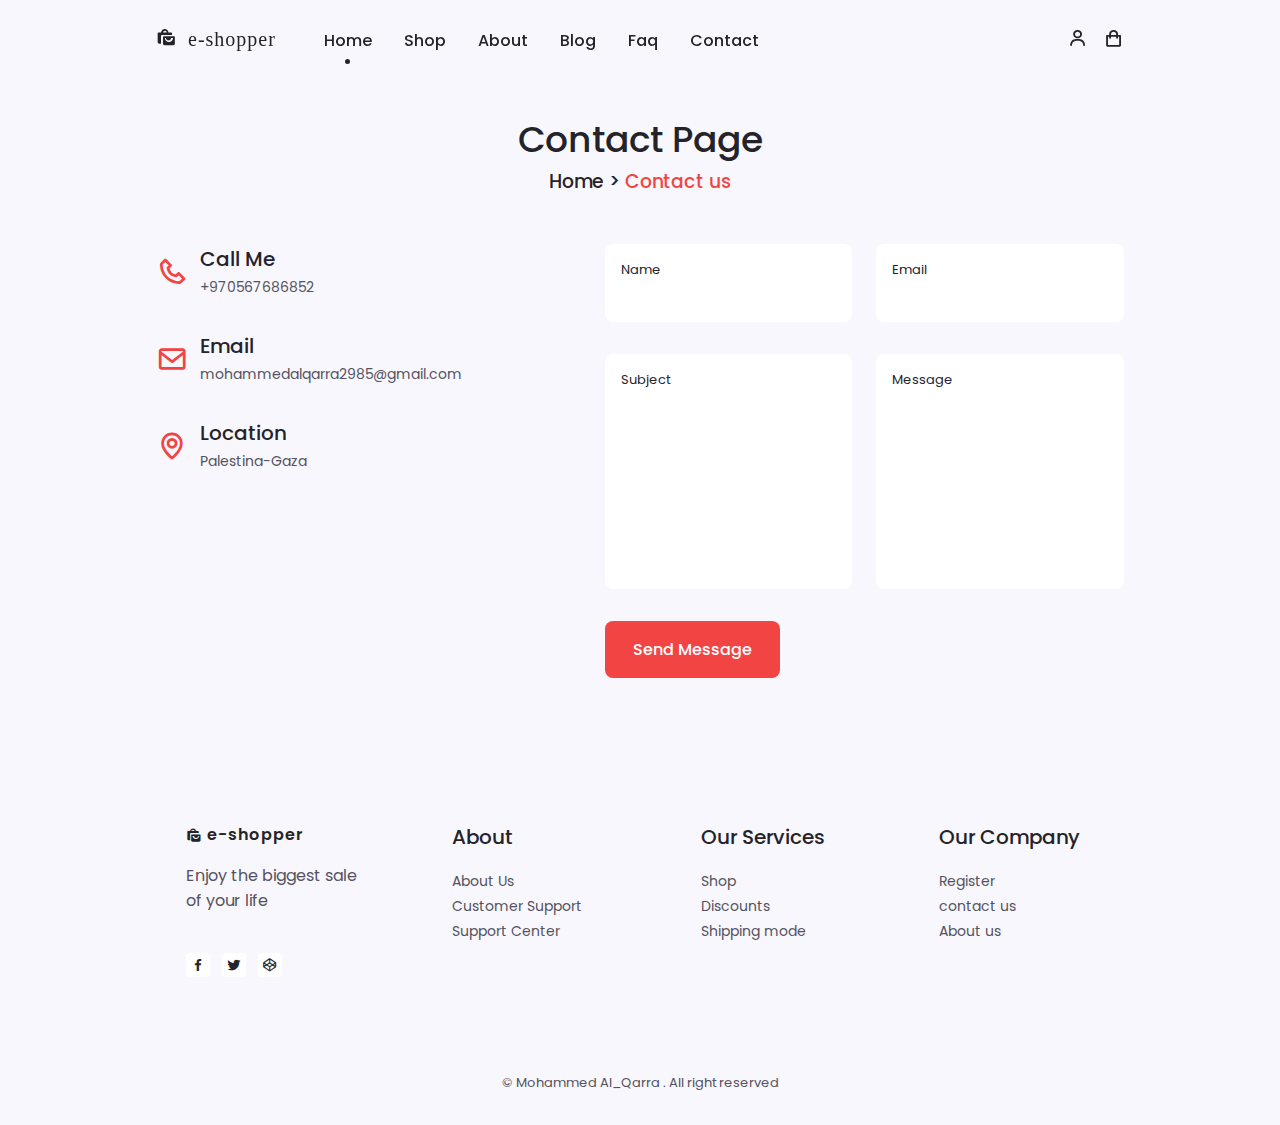
<file: html/contact.html>
<!DOCTYPE html>
<html lang="en">
<head>
    <meta charset="UTF-8">
    <meta http-equiv="X-UA-Compatible" content="IE=edge">
    <meta name="viewport" content="width=device-width, initial-scale=1.0">
    <link rel="stylesheet" href="../css/swiper-bundle.min.css">
    <link rel="stylesheet" href="../css/ecommerce.css">
    <link rel="stylesheet" class="js-color-style"  href="../css/color.css">

    <!-- Box Icon -->
    <link rel="stylesheet"
    href="https://cdn.jsdelivr.net/npm/boxicons@latest/css/boxicons.min.css">
    <link rel="shortcut icon" href="../images/new-6.png" type="image/x-icon">

    <title>Responsive Multi Page E-COMMERCE Website</title>
</head>
<body>
  <!--=============== HEADER ===============-->
  <header class="header" id="header">
    <nav class="nav container">
        <a href="../index.html" class="nav__logo">
            <i class="bx bxs-shopping-bags nav__logo-icon">
            e-shopper
            </i>
        </a>
        <div class="nav__menu" id="nav-menu">
            <ul class="nav__list">
                <li class="nav__item">
                    <a href="../index.html" class="nav__link active-link">Home</a>
                </li>
                <li class="nav__item">
                    <a href="../html/shop.html" class="nav__link ">Shop</a>
                </li>
                <li class="nav__item">
                    <a href="../html/about.html" class="nav__link">About</a>
                </li>
                <li class="nav__item">
                    <a href="../html/blog.html" class="nav__link">Blog</a>
                </li>
                <li class="nav__item">
                    <a href="../html/faq.html" class="nav__link">Faq</a>
                </li>
                <li class="nav__item">
                    <a href="../html/contact.html" class="nav__link">Contact</a>
                </li>
            </ul>
            <div class="nav__close" id="nav-close">
                <i class="bx bx-x"></i>
            </div>
        </div>
        <div class="nav__btns">
            <div class="login__toggle" id="login-button">
                <i class="bx bx-user"></i>
            </div>
            <div class="nav__shop" id="cart-shop">
                <i class="bx bx-shopping-bag"></i>
            </div> <div class="nav__toggle" id="nav-toggle">
                <i class="bx bx-grid-alt"></i>
            </div>
        </div>
    </nav>
</header>
   <!--Cart-->
   <div class="cart" id="cart">
    <i class="bx bx-x cart__close" id="cart__close"></i>
    <h2 class="cart__title-center">My Cart</h2>
    <div class="cart__container">
        <article class="cart__card">
            <div class="cart__box">
                <img src="../images/cart-1.png" alt="" class="cart__img">
            </div>
            <div class="cart__detalis">
                <h3 class="cart__title">Windbreaker</h3>
                <span class="cart__price">$12</span>
                <div class="cart__amount">
                    <div class="cart__amount-content">
                        <span class="cart__amount-box">
                            <i class="bx bx-minus disabled"></i>
                        </span>
                        <span class="cart__amount-number">1</span>
                        <span class="cart__amount-box">
                            <i class="bx bx-plus"></i>
                        </span>
                    </div>
                    <i class="bx bx-trash-alt cart__amount-trash"></i>
                </div>

            </div>
        </article>
        <article class="cart__card">
            <div class="cart__box">
                <img src="../images/cart-2.png" alt="" class="cart__img">
            </div>
            <div class="cart__detalis">
                <h3 class="cart__title">Cardigan Hoodie</h3>
                <span class="cart__price">$16</span>
                <div class="cart__amount">
                    <div class="cart__amount-content">
                        <span class="cart__amount-box">
                            <i class="bx bx-minus"></i>
                        </span>
                        <span class="cart__amount-number">1</span>
                        <span class="cart__amount-box">
                            <i class="bx bx-plus"></i>
                        </span>
                    </div>
                    <i class="bx bx-trash-alt cart__amount-trash"></i>
                </div>
            </div>
        </article>
        <article class="cart__card">
            <div class="cart__box">
                <img src="../images/cart-3.png" alt="" class="cart__img">
            </div>
            <div class="cart__detalis">
                <h3 class="cart__title">Cartoon</h3>
                <span class="cart__price">$10</span>
                <div class="cart__amount">
                    <div class="cart__amount-content">
                        <span class="cart__amount-box">
                            <i class="bx bx-minus"></i>
                        </span>
                        <span class="cart__amount-number">1</span>
                        <span class="cart__amount-box">
                            <i class="bx bx-plus"></i>
                        </span>
                    </div>
                    <i class="bx bx-trash-alt cart__amount-trash"></i>
                </div>
            </div>
        </article>
    </div>
    <div class="cart__prices">
        <span class="cart__prices-item">3 item</span>
        <span class="cart__prices-total">$38</span>
    </div>
</div>
<!--Login-->
<div class="login" id="login">
    <i class="bx bx-x login__close" id="login-close"></i>
        <h2 class="login__title-center">Login</h2>
        <form  action="" class="login__form grid">
            <div class="login__content">
                <label for="" class="login__label">Email</label>
                <input type="email" class="login__input">
            </div>
            <div class="login__content">
                <label for="" class="login__label">Password</label>
                <input type="password" class="login__input">
            </div>

            <div>
                <a href="#" class="button">Sign in</a>
            </div>

            <div>
                <p class="signup">Not a member?
                    <a href="registration.htm">Sign up now</a>
                </p>
            </div>
        </form>
</div>

    <!--=============== MAIN ===============-->
    <main class="main">
        <!--=============== FAQ'S ===============-->
        <section class="questions section container">
            <h2 class="breadcrumb__title">Contact Page</h2>
            <h3 class="breadcrumb__subtitle">Home ><span> Contact us</span> </h3>   
            
            <div class="contact__container grid">

                <div>
                    <!--1-->
                    <div class="contact__information">
                        <i class="bx bx-phone contact__icon"></i>
                        <div>
                           <h3 class="contact__title">Call Me</h3>
                           <a class="contact__subtitle" href="https://api.whatsapp.com/">+970567686852</a>
                        </div>
                    </div>
                       <!--2-->
                       <div class="contact__information">
                        <i class="bx bx-envelope contact__icon"></i>
                        <div>
                           <h3 class="contact__title">Email</h3>
                          <a href="mailto:moahmmedalqarra295@gmail.com?subjuct=Contact" class="contact__subtitle">mohammedalqarra2985@gmail.com</a>
                        </div>
                    </div>
                    <!--3-->
                    <div class="contact__information">
                        <i class="bx bx-map contact__icon"></i>
                        <div>
                           <h3 class="contact__title">Location</h3>
                           <a class="contact__subtitle" href="https://www.google.com/maps/place/%D9%82%D8%B7%D8%A7%D8%B9+%D8%BA%D8%B2%D9%91%D8%A9%E2%80%AD/@31.4101697,34.5287786,11z/data=!3m1!4b1!4m5!3m4!1s0x14fd844104b258a9:0xfddcb14b194be8e7!8m2!3d31.3546763!4d34.3088255" class="link">Palestina-Gaza</a>
                        </div>
                    </div>
                </div>

                <form action="" class="contact__form grid">
                
                    <div class="contact__inputs grid">
                      <!--1-->
                        <div class="contact__content">
                        <label for="" class="contact__label">Name</label>
                        <input type="text" class="contact__input">
                        </div>
                         <!--2-->
                         <div class="contact__content">
                            <label for="" class="contact__label">Email</label>
                            <input type="email" class="contact__input">
                        </div>
                          <!--2-->
                          <div class="contact__content">
                            <label for="" class="contact__label">Subject</label>
                            <input type="text" class="contact__input">
                        </div>
                          <!--2-->
                          <div class="contact__content">
                            <label for="" class="contact__label">Message</label>
                            <textarea name="" id="" cols="0" rows="7" class="contact__input"></textarea>
                        </div>
                        <div>
                            <a href="#" class="button">Send Message</a>
                        </div>
                    </div>
                </form>

            </div>
        </section>
    </main>

 
    <!--Footer-->
    <footer class="footer section">
        <div class="footer__container container grid">
            <div class="footer__content">
                <a href="#" class="footer__logo">
                    <i class="bx bxs-shopping-bags footer__logo-icon"></i>
                    e-shopper
                </a>
                <p class="footer__description">Enjoy the biggest sale<br>of your life</p>
                <ul class="footer__social">
                    <a href="#" class="footer__social-link"><i class='bx bxl-facebook' ></i></a>
                    <a href="#" class="footer__social-link"><i class='bx bxl-twitter' ></i></a>
                    <a href="#" class="footer__social-link"><i class='bx bxl-codepen' ></i></a>
                </ul>
            </div>
            <!--2-->
            <div class="footer__content">
                <h3 class="footer__title">About</h3>
                <ul class="footer__links">
                    <li><a href="#" class="footer__link">About Us</a></li>
                    <li><a href="#" class="footer__link">Customer Support</a></li>
                    <li><a href="#" class="footer__link">Support Center</a></li>
                </ul>
            </div>
            <!--3-->
            <div class="footer__content">
                <h3 class="footer__title">Our Services</h3>
                <ul class="footer__links">
                    <li><a href="shop.html" class="footer__link">Shop</a></li>
                    <li><a href="#" class="footer__link">Discounts</a></li>
                    <li><a href="#" class="footer__link">Shipping mode</a></li>
                </ul>
            </div>
            <!--4-->
            <div class="footer__content">
                <h3 class="footer__title">Our Company</h3>
                <ul class="footer__links">
                    <li><a href="#" class="footer__link">Register</a></li>
                    <li><a href="#" class="footer__link">contact us </a></li>
                    <li><a href="about.html" class="footer__link">About us</a></li>
                </ul>
            </div>
        </div>
        <span class="footer__copy">
            &#169; Mohammed Al_Qarra . All right reserved
        </span>
</footer>
<!--scroll-->
<a href="#" class="scrollup" id="scroll-up">
<i class="bx bx-up-arrow-alt scrollup__icon"></i>
</a>
    <!--=============== STYLE SWITCHER ===============-->
      <!--style switcher-->
 <!--style switcher-->
</main>
<script src="../js/swiper-bundle.min.js"></script>
<script src="../js/ecommerce.js"></script>

</body>
</html>
</file>
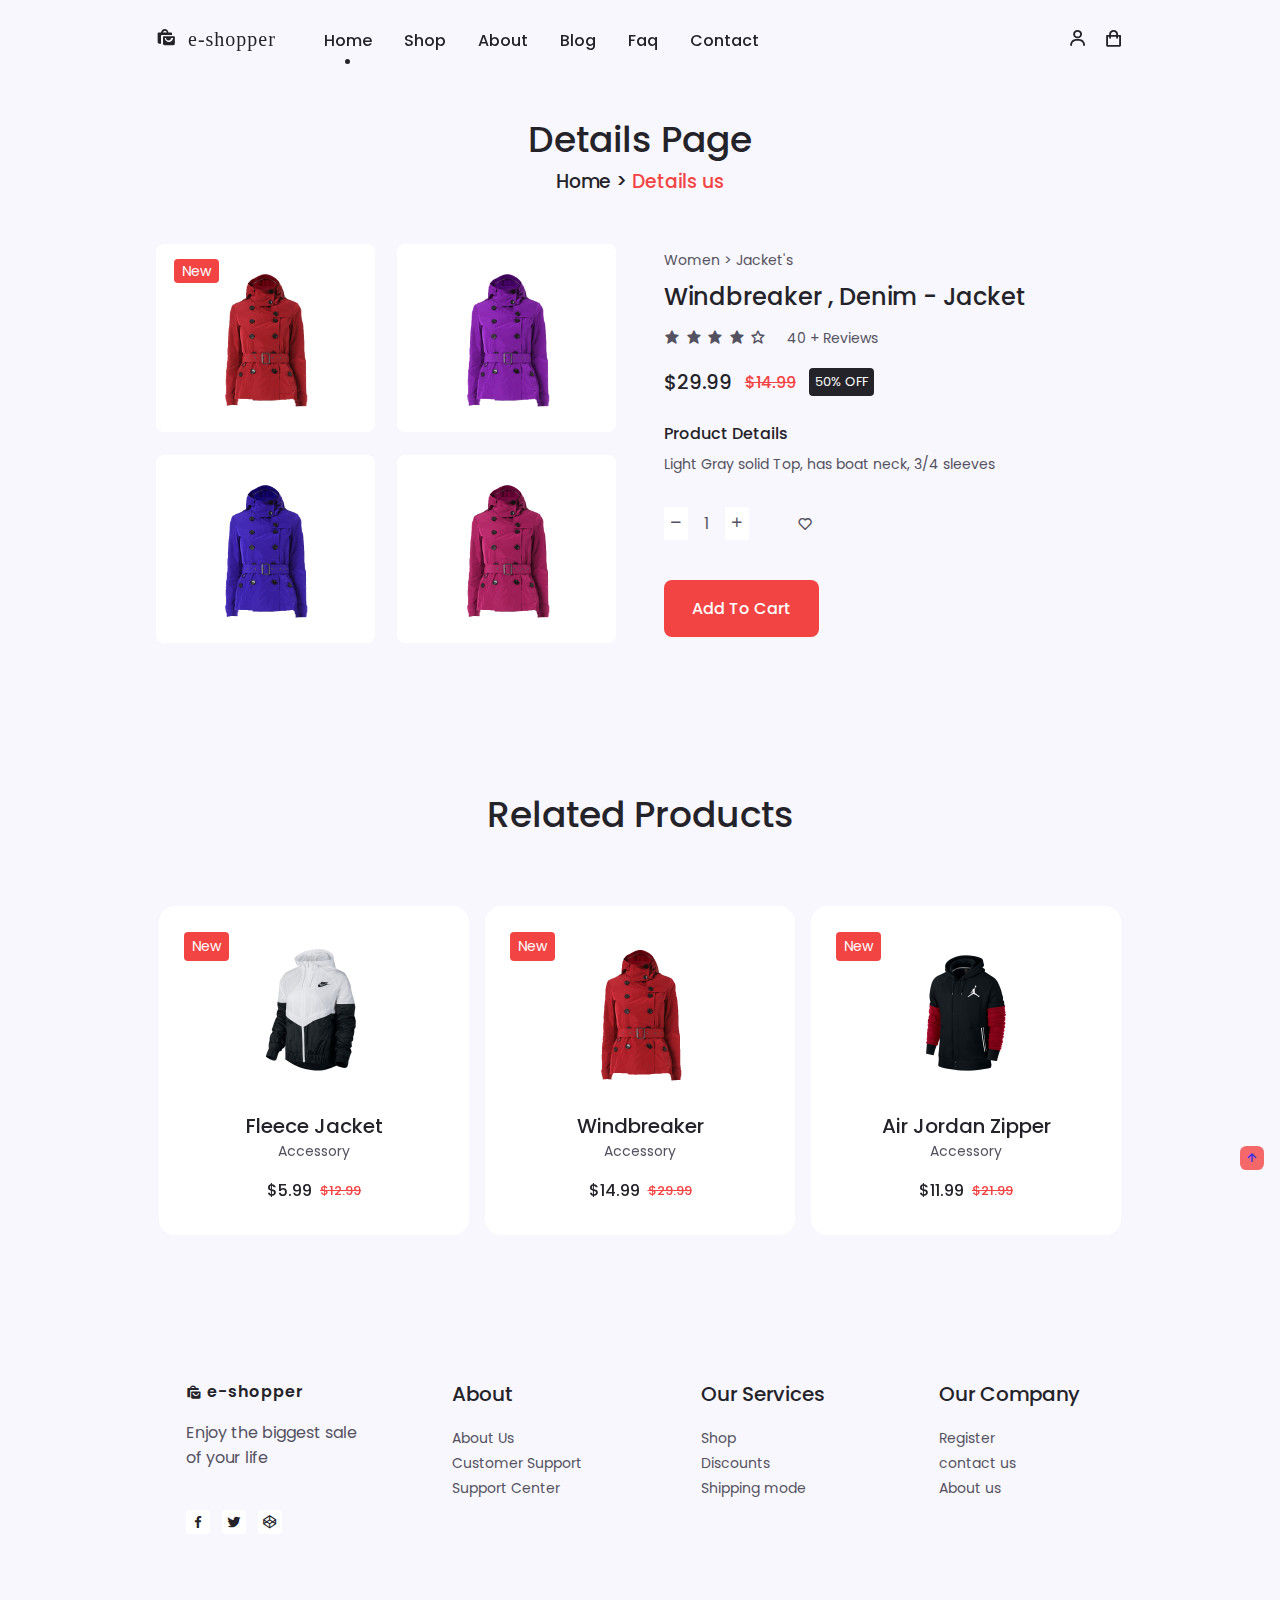
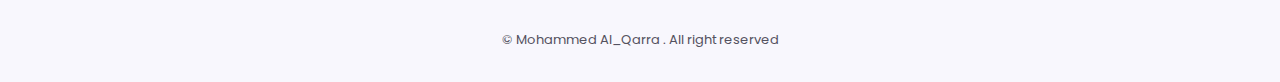
<file: html/details.html>
<!DOCTYPE html>
<html lang="en">
<head>
    <meta charset="UTF-8">
    <meta http-equiv="X-UA-Compatible" content="IE=edge">
    <meta name="viewport" content="width=device-width, initial-scale=1.0">
    <link rel="stylesheet" href="../css/swiper-bundle.min.css">
    <link rel="stylesheet" href="../css/ecommerce.css">
    <link rel="stylesheet"  href="../css/color.css">

    <!-- Box Icon -->
    <link rel="stylesheet"
    href="https://cdn.jsdelivr.net/npm/boxicons@latest/css/boxicons.min.css">
    <link rel="shortcut icon" href="../images/new-6.png" type="image/x-icon">

    <title>Responsive Multi Page E-COMMERCE Website</title>
</head>
<body>
  <!--=============== HEADER ===============-->
  <header class="header" id="header">
    <nav class="nav container">
        <a href="../index.html" class="nav__logo">
            <i class="bx bxs-shopping-bags nav__logo-icon">
            e-shopper
            </i>
        </a>
        <div class="nav__menu" id="nav-menu">
            <ul class="nav__list">
                <li class="nav__item">
                    <a href="../index.html" class="nav__link active-link">Home</a>
                </li>
                <li class="nav__item">
                    <a href="../html/shop.html" class="nav__link ">Shop</a>
                </li>
                <li class="nav__item">
                    <a href="../html/about.html" class="nav__link">About</a>
                </li>
                <li class="nav__item">
                    <a href="../html/blog.html" class="nav__link">Blog</a>
                </li>
                <li class="nav__item">
                    <a href="../html/faq.html" class="nav__link">Faq</a>
                </li>
                <li class="nav__item">
                    <a href="../html/contact.html" class="nav__link">Contact</a>
                </li>
            </ul>
            <div class="nav__close" id="nav-close">
                <i class="bx bx-x"></i>
            </div>
        </div>
        <div class="nav__btns">
            <div class="login__toggle" id="login-button">
                <i class="bx bx-user"></i>
            </div>
            <div class="nav__shop" id="cart-shop">
                <i class="bx bx-shopping-bag"></i>
            </div> <div class="nav__toggle" id="nav-toggle">
                <i class="bx bx-grid-alt"></i>
            </div>
        </div>
    </nav>
</header>
   <!--Cart-->
   <div class="cart" id="cart">
    <i class="bx bx-x cart__close" id="cart__close"></i>
    <h2 class="cart__title-center">My Cart</h2>
    <div class="cart__container">
        <article class="cart__card">
            <div class="cart__box">
                <img src="../images/cart-1.png" alt="" class="cart__img">
            </div>
            <div class="cart__detalis">
                <h3 class="cart__title">Windbreaker</h3>
                <span class="cart__price">$12</span>
                <div class="cart__amount">
                    <div class="cart__amount-content">
                        <span class="cart__amount-box">
                            <i class="bx bx-minus disabled"></i>
                        </span>
                        <span class="cart__amount-number">1</span>
                        <span class="cart__amount-box">
                            <i class="bx bx-plus"></i>
                        </span>
                    </div>
                    <i class="bx bx-trash-alt cart__amount-trash"></i>
                </div>

            </div>
        </article>
        <article class="cart__card">
            <div class="cart__box">
                <img src="../images/cart-2.png" alt="" class="cart__img">
            </div>
            <div class="cart__detalis">
                <h3 class="cart__title">Cardigan Hoodie</h3>
                <span class="cart__price">$16</span>
                <div class="cart__amount">
                    <div class="cart__amount-content">
                        <span class="cart__amount-box">
                            <i class="bx bx-minus"></i>
                        </span>
                        <span class="cart__amount-number">1</span>
                        <span class="cart__amount-box">
                            <i class="bx bx-plus"></i>
                        </span>
                    </div>
                    <i class="bx bx-trash-alt cart__amount-trash"></i>
                </div>
            </div>
        </article>
        <article class="cart__card">
            <div class="cart__box">
                <img src="../images/cart-3.png" alt="" class="cart__img">
            </div>
            <div class="cart__detalis">
                <h3 class="cart__title">Cartoon</h3>
                <span class="cart__price">$10</span>
                <div class="cart__amount">
                    <div class="cart__amount-content">
                        <span class="cart__amount-box">
                            <i class="bx bx-minus"></i>
                        </span>
                        <span class="cart__amount-number">1</span>
                        <span class="cart__amount-box">
                            <i class="bx bx-plus"></i>
                        </span>
                    </div>
                    <i class="bx bx-trash-alt cart__amount-trash"></i>
                </div>
            </div>
        </article>
    </div>
    <div class="cart__prices">
        <span class="cart__prices-item">3 item</span>
        <span class="cart__prices-total">$38</span>
    </div>
</div>
<!--Login-->
<div class="login" id="login">
    <i class="bx bx-x login__close" id="login-close"></i>
        <h2 class="login__title-center">Login</h2>
        <form  action="" class="login__form grid">
            <div class="login__content">
                <label for="" class="login__label">Email</label>
                <input type="email" class="login__input">
            </div>
            <div class="login__content">
                <label for="" class="login__label">Password</label>
                <input type="password" class="login__input">
            </div>

            <div>
                <a href="#" class="button">Sign in</a>
            </div>

            <div>
                <p class="signup">Not a member?
                    <a href="registration.htm">Sign up now</a>
                </p>
            </div>
        </form>
</div>

    <!--=============== MAIN ===============-->
    <main class="main">
        <!--=============== DETAILS ===============-->
        <section class="details section container">
            <h2 class="breadcrumb__title">Details Page</h2>
            <h3 class="breadcrumb__subtitle">Home ><span> Details us</span> </h3>   
           
            <div class="details__container grid">
                <!--1-->
                <div class="product__images grid">
                     <!--1-->
                    <div class="product__img">
                        <div class="details__img-tag">New</div>
                        <img src="../images/details-1.png" alt="">
                    </div>
                    <!--2-->
                    <div class="product__img">
                        <img src="../images/details-2.png" alt="">                       
                    </div>
                     <!--3-->
                     <div class="product__img">
                        <img src="../images/details-3.png" alt="">                       
                    </div>
                    <!--4-->
                    <div class="product__img">
                        <img src="../images/details-4.png" alt="">                       
                    </div>
                </div>
                <!--2-->
                <div class="product__info">
                    <p class="details__subtitle">Women > Jacket's</p>
                    <h3 class="details__title">Windbreaker , Denim - Jacket</h3>

                    <div class="rating">
                        <div class="stars">
                            <i class="bx bxs-star"></i>
                            <i class="bx bxs-star"></i>
                            <i class="bx bxs-star"></i>
                            <i class="bx bxs-star"></i>
                            <i class="bx bx-star"></i>
                        </div>
                        <span class="reviews__count">40 + Reviews</span>
                    </div>
                    <div class="details__prices">
                        <span class="details__price">$29.99</span>
                        <span class="details__discount">$14.99</span>
                        <span class="descount__percentage">50% OFF</span>
                    </div>
                    <div class="details__description">
                        <h3 class="description__title">Product Details</h3>
                        <div class="description__details">
                            <p>Light Gray solid Top, has boat neck, 3/4 sleeves</p>
                        </div>
                    </div>
                    <div class="cart__amount">
                        <div class="cart__amount-content">
                            <span class="cart__amount-box">
                                <i class="bx bx-minus"></i>
                            </span>
                            <span class="cart__amount-number">1</span>
                            <span class="cart__amount-box">
                                <i class="bx bx-plus"></i>
                            </span>
                        </div>
                        <i class="bx bx-heart cart__amount-heart"></i>
                    </div>
                    <a href="#" class="button">Add To Cart</a>
                </div>
            </div>
        </section>

        <!--=============== RELATED PRODUCTS ===============-->
        <section class="related__products section">
            <h2 class="section__title">Related Products</h2>
            <div class="new__container container">
                <div class="swiper new-swiper">
                    <div class="swiper-wrapper">
                        <!--1-->
                        <div class="new__content swiper-slide">
                            <div class="new__tog">New</div>
                            <img src="../images/new-1.png" alt="" class="new__img">
                            <h3 class="new__title">Windbreaker</h3>
                            <span class="new__subtitle">Accessory</span>
    
                            <div class="new__prices">
                                <span class="new__price">$14.99</span>
                                <span class="new__discount">$29.99</span>
                            </div>
                            <a href="../html/details.html" class="button new__button">
                                <i class="bx bx-cart-alt new__icon"></i>
                            </a>
                            
                        </div>
                         <!--2-->
                         <div class="new__content swiper-slide">
                            <div class="new__tog">New</div>
                            <img src="../images/new-2.png" alt="" class="new__img">
                            <h3 class="new__title">Air Jordan Zipper</h3>
                            <span class="new__subtitle">Accessory</span>
    
                            <div class="new__prices">
                                <span class="new__price">$11.99</span>
                                <span class="new__discount">$21.99</span>
                            </div>
                            <a href="../html/details.html" class="button new__button">
                                <i class="bx bx-cart-alt new__icon"></i>
                            </a>
                        </div>
                         <!--3-->
                         <div class="new__content swiper-slide">
                            <div class="new__tog">New</div>
                            <img src="../images/new-3.png" alt="" class="new__img">
                            <h3 class="new__title">Fur Jacket</h3>
                            <span class="new__subtitle">Accessory</span>
    
                            <div class="new__prices">
                                <span class="new__price">$4.99</span>
                                <span class="new__discount">$9.99</span>
                            </div>
                            <a href="../html/details.html" class="button new__button">
                                <i class="bx bx-cart-alt new__icon"></i>
                            </a>
                        </div>
                         <!--4-->
                         <div class="new__content swiper-slide">
                            <div class="new__tog">New</div>
                            <img src="../images/new-4.png" alt="" class="new__img">
                            <h3 class="new__title">Fleece Jacket</h3>
                            <span class="new__subtitle">Accessory</span>
    
                            <div class="new__prices">
                                <span class="new__price">$24.99</span>
                                <span class="new__discount">$44.99</span>
                            </div>
                            <a href="../html/details.html" class="button new__button">
                                <i class="bx bx-cart-alt new__icon"></i>
                            </a>
                        </div>
                         <!--5-->
                         <div class="new__content swiper-slide">
                            <div class="new__tog">New</div>
                            <img src="../images/new-5.png" alt="" class="new__img">
                            <h3 class="new__title">Nike Hoodie</h3>
                            <span class="new__subtitle">Accessory</span>
    
                            <div class="new__prices">
                                <span class="new__price">$74.99</span>
                                <span class="new__discount">$14.99</span>
                            </div>
                            <a href="../html/details.html" class="button new__button">
                                <i class="bx bx-cart-alt new__icon"></i>
                            </a>
                        </div>
                         <!--6-->
                         <div class="new__content swiper-slide">
                            <div class="new__tog">New</div>
                            <img src="../images/new-6.png" alt="" class="new__img">
                            <h3 class="new__title">Fleece Jacket</h3>
                            <span class="new__subtitle">Accessory</span>
    
                            <div class="new__prices">
                                <span class="new__price">$5.99</span>
                                <span class="new__discount">$12.99</span>
                            </div>
                            <a href="../html/details.html" class="button new__button">
                                <i class="bx bx-cart-alt new__icon"></i>
                            </a>
                        </div>
                    </div>
                </div>
            </div>
        </section>
    </main>

    <!--Footer-->
    <footer class="footer section">
        <div class="footer__container container grid">
            <div class="footer__content">
                <a href="#" class="footer__logo">
                    <i class="bx bxs-shopping-bags footer__logo-icon"></i>
                    e-shopper
                </a>
                <p class="footer__description">Enjoy the biggest sale<br>of your life</p>
                <ul class="footer__social">
                    <a href="#" class="footer__social-link"><i class='bx bxl-facebook' ></i></a>
                    <a href="#" class="footer__social-link"><i class='bx bxl-twitter' ></i></a>
                    <a href="#" class="footer__social-link"><i class='bx bxl-codepen' ></i></a>
                </ul>
            </div>
            <!--2-->
            <div class="footer__content">
                <h3 class="footer__title">About</h3>
                <ul class="footer__links">
                    <li><a href="#" class="footer__link">About Us</a></li>
                    <li><a href="#" class="footer__link">Customer Support</a></li>
                    <li><a href="#" class="footer__link">Support Center</a></li>
                </ul>
            </div>
            <!--3-->
            <div class="footer__content">
                <h3 class="footer__title">Our Services</h3>
                <ul class="footer__links">
                    <li><a href="#" class="footer__link">Shop</a></li>
                    <li><a href="#" class="footer__link">Discounts</a></li>
                    <li><a href="#" class="footer__link">Shipping mode</a></li>
                </ul>
            </div>
            <!--4-->
            <div class="footer__content">
                <h3 class="footer__title">Our Company</h3>
                <ul class="footer__links">
                    <li><a href="#" class="footer__link">Register</a></li>
                    <li><a href="#" class="footer__link">contact us </a></li>
                    <li><a href="about.html" class="footer__link">About us</a></li>
                </ul>
            </div>
        </div>
        <span class="footer__copy">
            &#169; Mohammed Al_Qarra . All right reserved
        </span>
     </footer>
     <!--========= LIGHTBOX===========-->
     
     <div class="lightbox ">
         <div class="lightbox__content">
             <div class="lightbox__close">&times;</div>
             <img src="../images/details-2.png" alt="" class="lightbox__img">
             <div class="lightbox__caption">
                 <div class="caption__text">e-shopper</div>
                 <div class="caption__counter"></div>
             </div>
         </div>

         <div class="lightbox__controls">
             <div class="prev__item" ><i class="bx bx-chevron-left"></i></div>
             <div class="next__item" ><i class="bx bx-chevron-right"></i></div>
         </div>
     </div>


<!--scroll-->
    <a href="#" class="scrollup" id="scroll-up">
    <i class="bx bx-up-arrow-alt scrollup__icon"></i>
    </a>

    <!--style switcher
  <div class="style__switcher" >
    <div class="style__switcher-toggler s__icon">
        <i class="bx bxs-cog bx-spin"></i>
    </div>

    <h4>Theme Colors</h4>

    <div class="theme__colors js-theme-colors">
      <!--1
        <button type="button" data-js-theme-color="color-1" class="js-theme-color-item theme__button color-1">
            <i class="bx bx-check"></i>
        </button>
          <!--2
        <button type="button" data-js-theme-color="color-2" class="js-theme-color-item theme__button  color-2">
            <i class="bx bx-check"></i>
        </button>
          <!--3
        <button type="button" data-js-theme-color="color-3" class="js-theme-color-item theme__button color-3">
            <i class="bx bx-check"></i>
        </button>
          <!--4
        <button type="button" data-js-theme-color="color-4" class="js-theme-color-item theme__button color-4">
            <i class="bx bx-check"></i>
        </button>
          <!--5
        <button type="button" data-js-theme-color="color-5" class="js-theme-color-item theme__button color-5">
            <i class="bx bx-check"></i>
        </button>
        
    </div>
    </div>
 -->


<script src="../js/swiper-bundle.min.js"></script>
<script src="../js/ecommerce.js"></script>
</body>
</html>
</file>
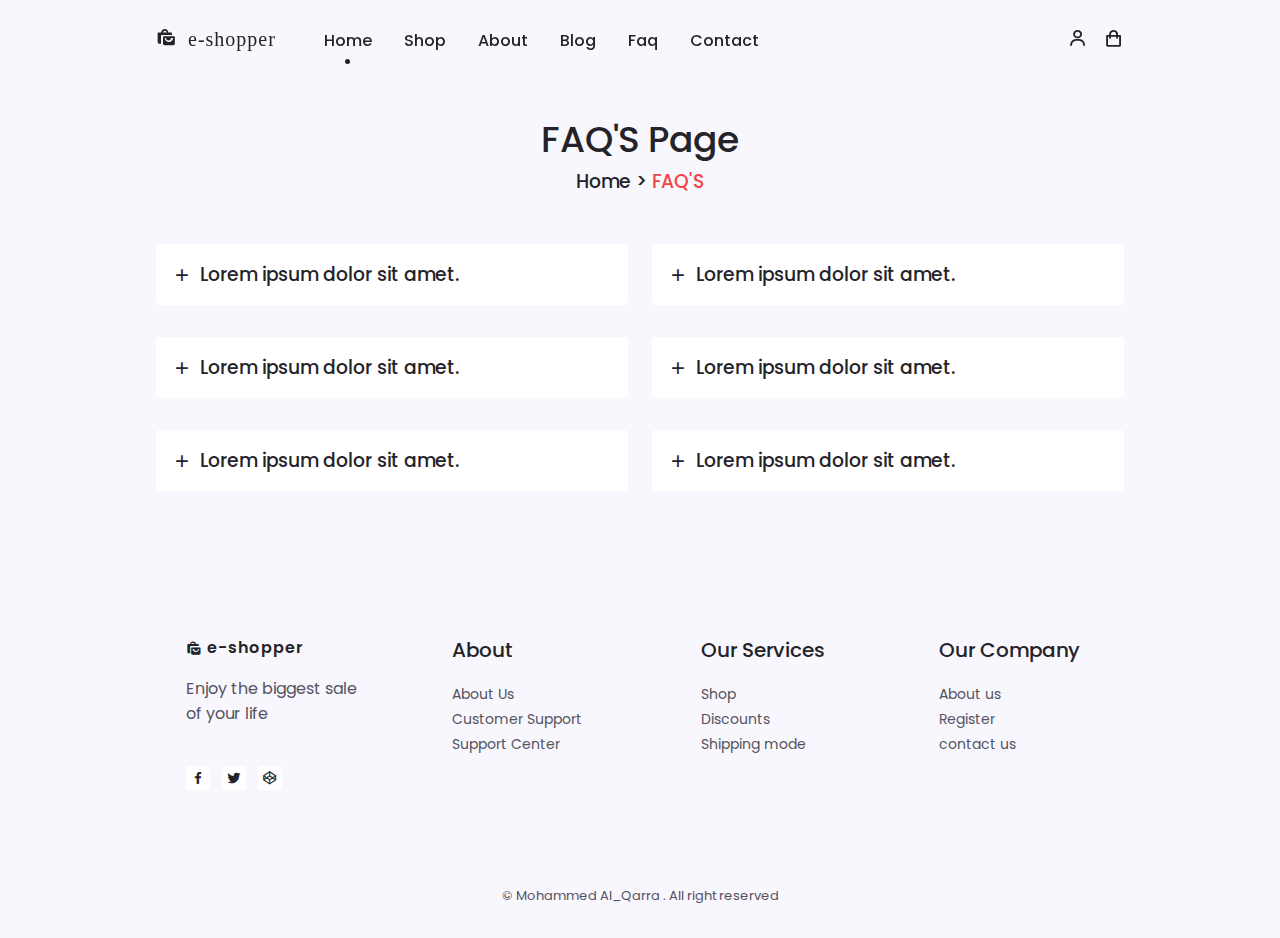
<file: html/faq.html>
<!DOCTYPE html>
<html lang="en">
<head>
    <meta charset="UTF-8">
    <meta http-equiv="X-UA-Compatible" content="IE=edge">
    <meta name="viewport" content="width=device-width, initial-scale=1.0">
    <link rel="stylesheet" href="../css/swiper-bundle.min.css">
    <link rel="stylesheet" href="../css/ecommerce.css">
    <link rel="stylesheet" class="js-color-style"  href="../css/color.css">

    <!-- Box Icon -->
    <link rel="stylesheet"
    href="https://cdn.jsdelivr.net/npm/boxicons@latest/css/boxicons.min.css">
    <link rel="shortcut icon" href="../images/new-6.png" type="image/x-icon">

    <title>Responsive Multi Page E-COMMERCE Website</title>
</head>
<body>
    <!--Header-->
    <header class="header" id="header">
        <nav class="nav container">
            <a href="../index.html" class="nav__logo">
                <i class="bx bxs-shopping-bags nav__logo-icon">
                e-shopper
                </i>
            </a>
            <div class="nav__menu" id="nav-menu">
                <ul class="nav__list">
                    <li class="nav__item">
                        <a href="../index.html" class="nav__link active-link">Home</a>
                    </li>
                    <li class="nav__item">
                        <a href="../html/shop.html" class="nav__link ">Shop</a>
                    </li>
                    <li class="nav__item">
                        <a href="../html/about.html" class="nav__link">About</a>
                    </li>
                    <li class="nav__item">
                        <a href="../html/blog.html" class="nav__link">Blog</a>
                    </li>
                    <li class="nav__item">
                        <a href="../html/faq.html" class="nav__link">Faq</a>
                    </li>
                    <li class="nav__item">
                        <a href="../html/contact.html" class="nav__link">Contact</a>
                    </li>
                </ul>
                <div class="nav__close" id="nav-close">
                    <i class="bx bx-x"></i>
                </div>
            </div>
            <div class="nav__btns">
                <div class="login__toggle" id="login-button">
                    <i class="bx bx-user"></i>
                </div>
                <div class="nav__shop" id="cart-shop">
                    <i class="bx bx-shopping-bag"></i>
                </div> <div class="nav__toggle" id="nav-toggle">
                    <i class="bx bx-grid-alt"></i>
                </div>
            </div>
        </nav>
    </header>
    <!--Cart-->
    <div class="cart" id="cart">
        <i class="bx bx-x cart__close" id="cart__close"></i>
        <h2 class="cart__title-center">My Cart</h2>
        <div class="cart__container">
            <article class="cart__card">
                <div class="cart__box">
                    <img src="../images/cart-1.png" alt="" class="cart__img">
                </div>
                <div class="cart__detalis">
                    <h3 class="cart__title">Windbreaker</h3>
                    <span class="cart__price">$12</span>
                    <div class="cart__amount">
                        <div class="cart__amount-content">
                            <span class="cart__amount-box">
                                <i class="bx bx-minus"></i>
                            </span>
                            <span class="cart__amount-number">1</span>
                            <span class="cart__amount-box">
                                <i class="bx bx-plus"></i>
                            </span>
                        </div>
                        <i class="bx bx-trash-alt cart__amount-trash"></i>
                    </div>

                </div>
            </article>
            <article class="cart__card">
                <div class="cart__box">
                    <img src="../images/cart-2.png" alt="" class="cart__img">
                </div>
                <div class="cart__detalis">
                    <h3 class="cart__title">Cardigan Hoodie</h3>
                    <span class="cart__price">$16</span>
                    <div class="cart__amount">
                        <div class="cart__amount-content">
                            <span class="cart__amount-box">
                                <i class="bx bx-minus"></i>
                            </span>
                            <span class="cart__amount-number">1</span>
                            <span class="cart__amount-box">
                                <i class="bx bx-plus"></i>
                            </span>
                        </div>
                        <i class="bx bx-trash-alt cart__amount-trash"></i>
                    </div>
                </div>
            </article>
            <article class="cart__card">
                <div class="cart__box">
                    <img src="../images/cart-3.png" alt="" class="cart__img">
                </div>
                <div class="cart__detalis">
                    <h3 class="cart__title">Cartoon</h3>
                    <span class="cart__price">$10</span>
                    <div class="cart__amount">
                        <div class="cart__amount-content">
                            <span class="cart__amount-box">
                                <i class="bx bx-minus"></i>
                            </span>
                            <span class="cart__amount-number">1</span>
                            <span class="cart__amount-box">
                                <i class="bx bx-plus"></i>
                            </span>
                        </div>
                        <i class="bx bx-trash-alt cart__amount-trash"></i>
                    </div>
                </div>
            </article>
        </div>
        <div class="cart__prices">
            <span class="cart__prices-item">3 item</span>
            <span class="cart__prices-total">$38</span>
        </div>
    </div>
    <!--Login-->
    <div class="login" id="login">
        <i class="bx bx-x login__close" id="login-close"></i>
            <h2 class="login__title-center">Login</h2>
            <form  action="" class="login__form grid">
                <div class="login__content">
                    <label for="" class="login__label">Email</label>
                    <input type="email" class="login__input">
                </div>
                <div class="login__content">
                    <label for="" class="login__label">Password</label>
                    <input type="password" class="login__input">
                </div>

                <div>
                    <a href="#" class="button">Sign in</a>
                </div>

                <div>
                    <p class="signup">Not a member?
                        <a href="registration.htm">Sign up now</a>
                    </p>
                </div>
            </form>
    </div>
    <!--=============== MAIN ===============-->
    <main class="main">
        <!--=============== FAQ'S ===============-->
        <section class="questions section container">
            <h2 class="breadcrumb__title">FAQ'S Page</h2>
            <h3 class="breadcrumb__subtitle">Home ><span> FAQ'S</span> </h3>   
            
            <div class="questions__container grid">
             <!--1-->
                <div class="questions__group">

                <div class="questions__item">
                        <header class="questions__header">
                            <i class="bx bx-plus questions__icon"></i>
                             <h3 class="question__item-title">Lorem ipsum dolor sit amet.</h3>  
                        </header>
            <div class="questions__content">
                <p class="question__description">
                    lorem ipsum dolor, sit amet consectetur adipisicing elit. Ad velit distinctio eius
                   perferendis eligendi soluto porro  consquatur inventor.                
                </p>

                </div>
                </div>

                <div class="questions__item">
                    <header class="questions__header">
                        <i class="bx bx-plus questions__icon"></i>
                         <h3 class="question__item-title">Lorem ipsum dolor sit amet.</h3>  
                    </header>
        <div class="questions__content">
            <p class="question__description">
                lorem ipsum dolor, sit amet consectetur adipisicing elit. Ad velit distinctio eius
               perferendis eligendi soluto porro  consquatur inventor.                
            </p>

            </div>
                </div>

                <div class="questions__item">
                    <header class="questions__header">
                        <i class="bx bx-plus questions__icon"></i>
                         <h3 class="question__item-title">Lorem ipsum dolor sit amet.</h3>  
                    </header>
        <div class="questions__content">
            <p class="question__description">
                lorem ipsum dolor, sit amet consectetur adipisicing elit. Ad velit distinctio eius
               perferendis eligendi soluto porro  consquatur inventor.                
            </p>

            </div>
                </div>

                </div>
             <!--2-->
                <div class="questions__group">

                    <div class="questions__item">
                            <header class="questions__header">
                                <i class="bx bx-plus questions__icon"></i>
                                 <h3 class="question__item-title">Lorem ipsum dolor sit amet.</h3>  
                            </header>
                <div class="questions__content">
                    <p class="question__description">
                        lorem ipsum dolor, sit amet consectetur adipisicing elit. Ad velit distinctio eius
                       perferendis eligendi soluto porro  consquatur inventor.                
                    </p>
    
                    </div>
                    </div>
    
                    <div class="questions__item">
                        <header class="questions__header">
                            <i class="bx bx-plus questions__icon"></i>
                             <h3 class="question__item-title">Lorem ipsum dolor sit amet.</h3>  
                        </header>
            <div class="questions__content">
                <p class="question__description">
                    lorem ipsum dolor, sit amet consectetur adipisicing elit. Ad velit distinctio eius
                   perferendis eligendi soluto porro  consquatur inventor.                
                </p>
    
                </div>
                    </div>
    
                    <div class="questions__item">
                        <header class="questions__header">
                            <i class="bx bx-plus questions__icon"></i>
                             <h3 class="question__item-title">Lorem ipsum dolor sit amet.</h3>  
                        </header>
            <div class="questions__content">
                <p class="question__description">
                    lorem ipsum dolor, sit amet consectetur adipisicing elit. Ad velit distinctio eius
                   perferendis eligendi soluto porro  consquatur inventor.                
                </p>
    
                </div>
                    </div>
                    
                </div>
            </div>
        
        </section>
    </main>

    <!--Footer-->
    <footer class="footer section">
            <div class="footer__container container grid">
                <div class="footer__content">
                    <a href="#" class="footer__logo">
                        <i class="bx bxs-shopping-bags footer__logo-icon"></i>
                        e-shopper
                    </a>
                    <p class="footer__description">Enjoy the biggest sale<br>of your life</p>
                    <ul class="footer__social">
                        <a href="#" class="footer__social-link"><i class='bx bxl-facebook' ></i></a>
                        <a href="#" class="footer__social-link"><i class='bx bxl-twitter' ></i></a>
                        <a href="#" class="footer__social-link"><i class='bx bxl-codepen' ></i></a>
                    </ul>
                </div>
                <!--2-->
                <div class="footer__content">
                    <h3 class="footer__title">About</h3>
                    <ul class="footer__links">
                        <li><a href="#" class="footer__link">About Us</a></li>
                        <li><a href="#" class="footer__link">Customer Support</a></li>
                        <li><a href="#" class="footer__link">Support Center</a></li>
                    </ul>
                </div>
                <!--3-->
                <div class="footer__content">
                    <h3 class="footer__title">Our Services</h3>
                    <ul class="footer__links">
                        <li><a href="#" class="footer__link">Shop</a></li>
                        <li><a href="#" class="footer__link">Discounts</a></li>
                        <li><a href="#" class="footer__link">Shipping mode</a></li>
                    </ul>
                </div>
                <!--4-->
                <div class="footer__content">
                    <h3 class="footer__title">Our Company</h3>
                    <ul class="footer__links">
                        <li><a href="#" class="footer__link">About us</a></li>
                        <li><a href="#" class="footer__link">Register</a></li>
                        <li><a href="#" class="footer__link">contact us</a></li>
                    </ul>
                </div>
            </div>
            <span class="footer__copy">
                &#169; Mohammed Al_Qarra . All right reserved
            </span>
    </footer>
    <!--scroll-->
    <a href="#" class="scrollup" id="scroll-up">
    <i class="bx bx-up-arrow-alt scrollup__icon"></i>
    </a>
        <!--=============== STYLE SWITCHER ===============-->
      <!--style switcher-->
       <!--style switcher
    </main>
-->
    <script src="../js/swiper-bundle.min.js"></script>
    <script src="../js/ecommerce.js"></script>
    
</body>
</html>
</file>
<file: css/ecommerce.css>
@import url('https://fonts.googleapis.com/css2?family=Poppins:wght@400;500;600;900&display=swap');

 *{
     margin:0;
     padding:0;
     box-sizing: border-box;
     font-family: 'Poppins', sans-serif;
 }

 :root{
    --header-height:3.5rem;
      /*Color*/
      --title-color:hsl(250,8%,15%);
      --text-color:hsl(250,8%,35%);
      --body-color:hsl(250,60%,98%);
      --container-color:#fff;
      --shadow:hsla(0,0%,15%,.1);
      --scroll-bar-color:hsl(250,12%,90%);
      --scroll-thumb-color:hsl(250,12%,80%);
      /*font*/

      --body-font:'Poppins', sans-serif;
      --biggest-font-size:4rem;
      --h1-font-size:2.25rem;
      --h2-font-size:1.5rem;
      --h3-font-size:1.25rem;
      --normal-font-size:1rem;
      --small-font-size:.875rem;
      --smaller-font-size:.813rem;
      /*font weight */
      --font-medium:500;
      --font-bold:600;

      /*Margenes Bottom */

      --mb-0-5:.5rem;
      --mb-0-75:0.75rem;
      --mb-1:1rem;
      --mb-1-5:1.5rem;
      --mb-2:2rem;
      --mb-2-5:2.5rem;
      --mb-3:3rem;
       /*z index */
       --z-tooltip:10;
       --z-fixed:100;
    }
     
html{
      scroll-behavior: smooth;
}
  
body,
button,
input{
       font-family:var(--body-font);
       font-size:var(--normal-font-size);
}

body{
       background-color:var(--body-color);
       color:var(--text-color);
}
h1,h2,h3,h4{
    color:var(--title-color);
    font-weight:var(--font-medium);
}

ul{
    list-style: none;
}
a{
    text-decoration:none;
}
img{
    max-width: 100%;
    height:auto;
}

button{
    cursor: pointer;
}
button,
input{
    border:none;
    outline: none;
}
::-webkit-scrollbar{
    width: .60rem;
    background-color: var(--scroll-bar-color);
    border-radius:.5rem;
    -webkit-border-radius:.5rem;
    -moz-border-radius:.5rem;
    -ms-border-radius:.5rem;
    -o-border-radius:.5rem;
}
::-webkit-scrollbar-thumb{
    background-color: var(--scroll-thumb-color);
    border-radius:.5rem;
    -webkit-border-radius:.5rem;
    -moz-border-radius:.5rem;
    -ms-border-radius:.5rem;
    -o-border-radius:.5rem;
}
.grid{
    display:grid
}

/* change background header*/
.scroll-header{
    background-color:var(--body-color);
    box-shadow: 0 1px 4px var(--shadow);
}
/*swiper*/

.swiper-pagination{
    position:initial;
    margin-top:var(--mb-2-5);
}
/*
.swiper-pagination-bullet{
    width:5px;
    height:5px;
    background:var(--title-color);
    opacity: 1;
} */
.swiper-pagination-horizontal.swiper-pagination-bullets .swiper-pagination-bullet{
margin:0 .5rem;
}/*
.swiper-pagination-bullet-active{
    width:1.5rem;
    height: 5px;
    border-radius:5rem;
    -webkit-border-radius:5rem;
    -moz-border-radius:5rem;
    -ms-border-radius:5rem;
    -o-border-radius:5rem;
}*/

/*section */
.section{
    padding: 7rem 0 2rem;

}

.section__title,
.breadcrumb__title{
    font-size: var(--h1-font-size);
}

.section__title,
.breadcrumb__subtitle {
    margin-bottom: var(--mb-3);
}
.section__title,
.breadcrumb__title,
.breadcrumb__subtitle {
    text-align: center;
}
.breadcrumb__subtitle span{
    color: var(--first-color);
}
.container{
    max-width: 968px;
    margin-left: auto;
    margin-right: auto;
}
/*header*/
.header{
    width: 100%;
    /* background-color: var(--container-color); */
    position:fixed;
    top: 0;
    left: 0;
    z-index: var(--z-fixed);
}
.nav{
    height: calc(var(--header-height) + 1.5rem);
    display: flex;
    justify-content:space-between;
    align-items:center;
    column-gap: 3rem;
}
.login__toggle,
.nav__toggle,
.nav__shop,
.nav__logo{
    color: var(--title-color);
}

.nav__logo{
    text-transform:lowercase;
    font-weight:var(--font-bold);
    letter-spacing: 1px;
    display:inline-block;
    align-items: center;
    column-gap: .25rem;
}
.nav__logo-icon{
    font-size: 1.25rem;
}

.nav__btns{
    display:flex;
    align-items:center;
    column-gap: 1rem;
    margin-left: auto;
}
.nav__close,
.nav__toggle,
.login__toggle,
.nav__shop{
    font-size: 1.25rem;
    cursor: pointer;
}
.nav__list{
    display:flex;
    /* align-items:center; */
    column-gap:2rem;
}
.nav__link{
    color:var(--title-color);
    font-weight: var(--font-medium);
    font-size:var(--normal-font-size);
    /* margin-right: 20px; */
}
.nav__close{
    font-size: 2rem;
    position: absolute;
    top: .9rem;
    right: 1.25rem;
    cursor: pointer;
}
.nav__link:hover{
    color:var(--first-color)
}
.nav__close,
.nav__toggle{
    display:none;
}

.active-link{
    position: relative;
}
.active-link::before{
    content: "";
    position: absolute;
    bottom: -.75rem;
    left: 45%;
    width: 5px;
    height: 5px;
    background-color: var(--title-color);
    border-radius:50%;
    -webkit-border-radius:50%;
    -moz-border-radius:50%;
    -ms-border-radius:50%;
    -o-border-radius:50%;
}
/*cart*/
.cart{
    position:fixed;
    background-color: var(--body-color);
    z-index: var(--z-fixed);
    width: 420px;
    box-shadow: -2px 0 4px var(--shadow);
    height: 100%;
    top: 0;
    right: -100%;
    padding:3.5rem 2rem;
    transition: all .4s;
    -webkit-transition: all .4s;
    -moz-transition: all .4s;
    -ms-transition: all .4s;
    -o-transition: all .4s;
}
.cart__title-center{
    font-size:var(--h2-font-size);
    text-align:center;
    margin-bottom:var(--mb-3);
}
.cart__close{
   font-size: 2rem;
   color: var(--title-color);
   position:absolute;
   top: 1.25rem;
   right: .9rem;
   cursor: pointer;
}
.cart__container{
    display:grid;
    row-gap: 1.5rem;
}
.cart__card{
    display:flex;
    align-items:center;
    column-gap:1rem;
}
.cart__box{
    background-color: var(--container-color);
    padding: .75rem 1.25rem;
    display:flex;
    align-items: center;
}
.cart__img{
    width: 85px;
}
.cart__title{
    font-size:var(--normal-font-size);
    margin-bottom: var(--mb-0-5);
}
.cart__price{
    display:block;
    font-size: var(--small-font-size);
    color: var(--first-color);
    margin-bottom:var(--mb-1-5);
}
.cart__amount,
.cart__amount-content{
    display:flex;
    align-items: center;
}
.cart__amount{
    column-gap: 3rem;
}
.cart__amount-content{
    column-gap:1rem;
}
.cart__amount-box{
    display:inline-block;
    padding:.25rem;
    background-color: var(--container-color);
    cursor: pointer;
}
.cart__amount-trash{
    font-size: 1.15rem;
    color: var(--first-color);
    cursor: pointer;
}
.cart__prices{
    margin-top:6rem;
    display: flex;
    justify-content:center;
    align-items:center;
    justify-content:space-between;
}
.cart__prices-item,
.cart__prices-total{
 color: var(--title-color);
}
.cart__prices-item{
    font-size:var(--small-font-size)
}
.cart__prices-total{
    font-size: var(--h3-font-size);
    font-weight:var(--font-medium);
}
#qunatity {
    width: 30px;
    height: 30px;
    border:1px solid #000;
    color: #000;
    background-color: var(--container-color)
}
/* .cart__amount-box button {

} */
/*show cart*/
.show-cart{
    right: 0;
}
/*login*/
.login{
    position:fixed;
    background-color: var(--body-color);
    z-index: var(--z-fixed);
    width: 420px;
    box-shadow: -2px 0 4px var(--shadow);
    height: 100%;
    top: 0;
    right: -100%;
    padding:3.5rem 2rem;
    transition: all .4s;
    -webkit-transition: all .4s;
    -moz-transition: all .4s;
    -ms-transition: all .4s;
    -o-transition: all .4s;
}
.login__title-center{
    font-size:var(--h2-font-size);
    text-align:center;
    margin-bottom:var(--mb-3);
}
.login__close{
   font-size: 2rem;
   color: var(--title-color);
   position:absolute;
   top: 1.25rem;
   right: .9rem;
   cursor: pointer;
}
.login__form{
    row-gap: 1.5rem;
}
.login__content{
    background-color: var(--container-color);
    border-radius: .5rem;
    -webkit-border-radius: .5rem;
    -moz-border-radius: .5rem;
    -ms-border-radius: .5rem;
    -o-border-radius: .5rem;
    padding:.75rem 1rem .25rem;
   
}
.login__label{
    font-size:var(--small-font-size);
    color: var(--title-color);
}
.login__input{
    width: 100%;
    background-color: var(--container-color);
    color: var(--text-color);
    font-size:var(--normal-font-size);
    padding: .25rem 0.5rem 0.5rem 0;
}
.signup{
    color: var(--title-color);
    font-size: var(--small-font-size);
    font-weight:var(--font-medium);
}
.signup a{
    color: var(--first-color); 
}
/*button*/
.button{
    display:inline-block;
    background-color: var(--first-color);
    color:#fff;
    padding:1rem 1.75rem;
    border-radius:.5rem;
    -webkit-border-radius:.5rem;
    -moz-border-radius:.5rem;
    -ms-border-radius:.5rem;
    -o-border-radius:.5rem;
    font-weight: var(--font-medium);
    transition: all .3s;
    -webkit-transition: all .3s;
    -moz-transition: all .3s;
    -ms-transition: all .3s;
    -o-transition: all .3s;
}
.button:hover{
    background-color: var(--first-color-alt)
}

.show-login{
    right: 0;
}
/*home*/
.home__content{
    padding: 9rem 0 2rem;
    grid-template-columns: repeat(2 , 1fr);
    column-gap: 3rem;
}
.home__group{
    display: grid;
    position: relative;
    padding-top:auto;
}
.home__img{
    height: 420px;
    transform:translateY(-3rem);
    -webkit-transform:translateY(-3rem);
    -moz-transform:translateY(-3rem);
    -ms-transform:translateY(-3rem);
    -o-transform:translateY(-3rem);
    justify-self:center;
}
.home__indicator{
    width: 8px;
    height: 8px;
    background-color: var(--title-color);
    border-radius:50%;
    -webkit-border-radius:50%;
    -moz-border-radius:50%;
    -ms-border-radius:50%;
    -o-border-radius:50%;
    position:absolute;
    bottom:15%;
    left: 45%;
}
.home__indicator::before{
    content: " ";
    position: absolute;
    height: 75px;
    width: 1px;background-color: var(--title-color);
    top: 0;
    right: 45%;
}
.home__details-img{
    position: absolute;
    bottom: 0;
    right: 58%;
}
/* .home__details-title{
    font-weight:var(--font-medium);
} */
.home__details-title,
.home__details-subtitle{
    display:block;
    font-size: var(--small-font-size);
    text-align: right;
}
.home__subtitle{
    font-size:var(--h3-font-size);
    text-transform: uppercase;
    margin-bottom: var(--mb-1);
}
.home__title{
font-size: var(--biggest-font-size);
font-weight: var(--font-bold);
line-height:109%;
margin-bottom:var(--mb-1-5);
}
.home__description{
    margin-bottom:var(--mb-1-5);
    padding-right:3rem;
}
.home__buttons{
    display:flex;
    justify-content:space-between;
}
.button__icon{
    font-size:1.25rem;
}
.button--link{
    color: var(--title-color);
}
.button--flex{
    display:inline-flex;
    align-items:center;
    column-gap: .5rem;
}
/*discount*/

.discount__container{
    grid-template-columns: repeat(2, max-content);
    justify-content:center;
    align-items:center;
    column-gap: 7rem;
    background-color: var(--container-color);
    padding:3rem 0;
    border-radius:3rem;
    -webkit-border-radius:3rem;
    -moz-border-radius:3rem;
    -ms-border-radius:3rem;
    -o-border-radius:3rem;
}
.discount__img{
    width:200px;
}
.discount__data{
    padding-left: 6rem;
    text-align: center;
}
.discount__title{
    font-size:var(--h2-font-size);
    margin-bottom:var(--mb-1);
}
/*new*/
.new__container{
    padding-top:1rem;
}
.new__img{
    width: 150px;
    margin-bottom: var(--mb-1);
    transition: all .3s;
    -webkit-transition: all .3s;
    -moz-transition: all .3s;
    -ms-transition: all .3s;
    -o-transition: all .3s;
}
.new__content{
    position: relative;
    background-color:var(--container-color);
    width:310px;
    text-align: center;
    padding: 2rem 0;
    border-radius:1rem;
    -webkit-border-radius:1rem;
    -moz-border-radius:1rem;
    -ms-border-radius:1rem;
    -o-border-radius:1rem;
    text-align: center;
    overflow: hidden;
}
.new__tog{
    position:absolute;
    top: 8%;
    left:8%;
    color:#fff;
    background-color: var(--first-color);
    font-size: var(--small-font-size);
    padding:.25rem .5rem;
    border-radius:.25rem;
    -webkit-border-radius:.25rem;
    -moz-border-radius:.25rem;
    -ms-border-radius:.25rem;
    -o-border-radius:.25rem;
}
.new__title{
    font-size:var(--h3-font-size);
    font-weight:var(--font-medium);
}
.new__subtitle{
    display:block;
    font-size:var(--small-font-size);
    margin-bottom:var(--mb-1);
}
.new__prices{
    display:inline-flex;
    align-items: center;
    column-gap: .5rem;
}
.new__price{
    font-weight: var(--font-medium);
    color: var(--title-color);
}
.new__discount{
    color: var(--first-color);
    font-size: var(--smaller-font-size);
    text-decoration: line-through;
    font-weight: var(--font-medium);
}
.new__button{
    display:inline-block;
    padding:.5rem;
    border-radius:.25rem .25rem .75rem .25rem;
    -webkit-border-radius:.25rem .25rem .75rem .25rem;
    -moz-border-radius:.25rem .25rem .75rem .25rem;
    -ms-border-radius:.25rem .25rem .75rem .25rem;
    -o-border-radius:.25rem .25rem .75rem .25rem;
    position:absolute;
    bottom:0;
    right: -3rem;
}
.new__icon{
    font-size:1.25rem;
}
.new__content:hover .new__img{
    transform:translateY(-1.5rem)    ;
    -webkit-transform:translateY(-1.5rem)    ;
    -moz-transform:translateY(-1.5rem)    ;
    -ms-transform:translateY(-1.5rem)    ;
    -o-transform:translateY(-1.5rem)    ;
}
.new__content:hover .new__button{
    right: 0;
}
/*STEP*/
.steps__bg{
    background-color: var(--container-color);
    padding:3.5rem 2.5rem;
    border-radius:1rem;
    -webkit-border-radius:1rem;
    -moz-border-radius:1rem;
    -ms-border-radius:1rem;
    -o-border-radius:1rem;
}
.steps__container{
    grid-template-columns: repeat(3, 1fr);
    column-gap:2rem;
    padding-top: 1rem;
}

.steps__card{
    background-color: var(--body-color);
    padding:2.5rem 3rem 2rem 1.5rem;
    border-radius:1rem;
    -webkit-border-radius:1rem;
    -moz-border-radius:1rem;
    -ms-border-radius:1rem;
    -o-border-radius:1rem;
}
.steps__card-number{
    display: inline-block;
    background-color: var(--first-color);
    color:#fff;
    padding:.5rem;
    border-radius:.5rem .75rem;
    -webkit-border-radius:.5rem .75rem;
    -moz-border-radius:.5rem .75rem;
    -ms-border-radius:.5rem .75rem;
    -o-border-radius:.5rem .75rem;
    font-size: var(--mb-1-5);
    margin-bottom:var(--mb-1-5);
    transition:all .3s;
    -webkit-transition:all .3s;
    -moz-transition:all .3s;
    -ms-transition:all .3s;
    -o-transition:all .3s;
}
.steps__card-title{
    font-size:var(--normal-font-size);
    margin-bottom:var(--mb-0-5);
}
.steps__card-description{
    font-size: var(--small-font-size);
}
.steps__card:hover .steps__card-number{
    transform:translateY(-1.25rem);
    -webkit-transform:translateY(-1.25rem);
    -moz-transform:translateY(-1.25rem);
    -ms-transform:translateY(-1.25rem);
    -o-transform:translateY(-1.25rem);
}
/*newsletter*/
.newsletter__container{
    display:grid;
    grid-template-columns: .5fr;
    justify-content:center;
}
.newsletter__description{
    padding:0 3rem;
    text-align:center;
    margin-bottom:var(--mb-1-5);
}
.newsletter__form{
    background-color: var(--container-color);
    padding:1rem;
    display:flex;
    justify-content:center;
    border-radius:.75rem;
    -webkit-border-radius:.75rem;
    -moz-border-radius:.75rem;
    -ms-border-radius:.75rem;
    -o-border-radius:.75rem;
}
.newsletter__form .button a{
    color: #fff;
}
.newsletter__input{
    width: 70%;
    padding:0 .5rem;
    background:none;
    color:var(--title-color);
}
.newsletter__input::placeholder{
    color:var(--text-color);
}
/*footer*/
.footer{
    position: relative;
    overflow: hidden;
}
.footer__container{
    grid-template-columns: repeat(4 , 1fr);
    justify-items:center;
    column-gap: 1rem;
    /*
    display: grid;
grid-template-columns: repeat(auto-fill, minmax(300px, 1fr));
gap: 40px;
    */
    
}
.footer__logo{
    color: var(--title-color);
    text-transform: lowercase;
    font-weight:var(--font-bold);
    letter-spacing: 1px;
    display:inline-flex;
    align-items: center;
    column-gap:.25rem;
    margin-bottom: var(--mb-1);
}
.footer__logo-icon{
    font-size:1rem;
}
.footer__description{
    /* font-size: 1.5rem; */
    margin-bottom: var(--mb-2-5);
}
.footer__social{
    display:flex;
    column-gap: .75rem;
}
.footer__social-link{
    display:inline-flex;
    background-color: var(--container-color);
    padding:0.25rem;
    color: var(--title-color);
    font-size:1rem;
    border-radius:.25rem;
    -webkit-border-radius:.25rem;
    -moz-border-radius:.25rem;
    -ms-border-radius:.25rem;
    -o-border-radius:.25rem;
}
.footer__social-link:hover{
    background-color: var(--first-color);
    color:#fff;
}
.footer__title{
    font-size:var(--h3-font-size);
    margin-bottom:var(--mb-1)
}
/* .footer__links{
    display: grid;
    row-gap: .35rem;
} */
.footer__link{
    font-size: var(--small-font-size);
    color: var(--text-color);
    transition: all .3s;
}
.footer__link:hover{
    color: var(--title-color);
}
.footer__copy{
    display: block;
    text-align: center;
    font-size:var(--smaller-font-size);
    margin-top:6rem;
}
.scrollup{
    position:fixed;
    right:1rem;
    bottom:-30%;
    background-color: var(--first-color);
    border-radius: .4rem;
    -webkit-border-radius: .4rem;
    -moz-border-radius: .4rem;
    -ms-border-radius: .4rem;
    -o-border-radius: .4rem;
    display:inline-flex;
    padding:.25rem;
    z-index: var(--z-tooltip);
    opacity:.8;
    transition:all .4s;
    -webkit-transition:all .4s;
    -moz-transition:all .4s;
    -ms-transition:all .4s;
    -o-transition:all .4s;
    
}
.scrollup:hover{
    opacity: 1;
}
.show-scroll{
    bottom:3rem;
}

/*shop */
.shop__container{
    grid-template-columns: 1.7fr 3.3fr;
    column-gap:1.8rem;
}
.sidebar{
    background-color: var(--container-color);
    padding:1.8rem;
    border-radius:1rem;
    -webkit-border-radius:1rem;
    -moz-border-radius:1rem;
    -ms-border-radius:1rem;
    -o-border-radius:1rem;
}
.filter__title{
    font-size:var(--h3-font-size);
    text-transform:uppercase;
} 
.filter__subtitle{
font-size:var(--normal-font-size);
margin:1.25rem 0 var(--mb-0-5);
}
.filter{
    display: flex ;
    align-items:center;
    font-size: var(--small-font-size);
    color: var(--text-color);
    margin-bottom: var(--mb-0-5);
}

.filter p{
    flex:1;
}
.filter input{
    margin-right: var(--mb-0-75);
    cursor: pointer;
}
.shop__items{
    grid-template-columns: repeat(2,1fr);
    gap: 1.6rem;
}
.shop__content{
    position: relative;
    background-color: var(--container-color);
    padding:2rem 0;
    border-radius: 1rem;
    -webkit-border-radius: 1rem;
    -moz-border-radius: 1rem;
    -ms-border-radius: 1rem;
    -o-border-radius: 1rem;
    text-align: center;
    overflow: hidden;
}
/* .shop__content:hover{
    transform:scaleY(1.1);
    -webkit-transform:scaleY(1.1);
    -moz-transform:scaleY(1.1);
    -ms-transform:scaleY(1.1);
    -o-transform:scaleY(1.1);
    width: 100%;
} */
.shop__img{
    width: 150px;
    margin-bottom: var(--mb-1);
    transition: all .3s;
}
.shop__tag{
    position:absolute;
    top: 8%;
    left:8%;
    color:#fff;
    background-color: var(--first-color);
    font-size: var(--small-font-size);
    padding:.25rem .5rem;
    border-radius:.25rem;
    -webkit-border-radius:.25rem;
    -moz-border-radius:.25rem;
    -ms-border-radius:.25rem;
    -o-border-radius:.25rem;
}
.shop__title{
    font-size:var(--h3-font-size);
    font-weight:var(--font-medium);
}
.shop__subtitle{
    display:block;
    margin-bottom:var(--mb-1);
    font-size:var(--small-font-size);
}
.shop__prices{
    display:inline-flex;
    align-items:center;
    column-gap: .5rem;
}
.shop__price{
    font-weight: var(--font-medium);
    color: var(--title-color);
}
.shop__discount{
    color: var(--first-color);
    font-size: var(--smaller-font-size);
    text-decoration: line-through;
    font-weight: var(--font-medium);
}
.shop__button{
    display:inline-flex;
    padding:.5rem;
    border-radius:.25rem .25rem .75rem .25rem;
    -webkit-border-radius:.25rem .25rem .75rem .25rem;
    -moz-border-radius:.25rem .25rem .75rem .25rem;
    -ms-border-radius:.25rem .25rem .75rem .25rem;
    -o-border-radius:.25rem .25rem .75rem .25rem;
    position:absolute;
    bottom:0;
    right: -3rem;
}

.shop__icon{
    font-size:1.25rem;
}
.shop__content:hover .shop__img{
    transform:translateY(-1.5rem)    ;
    -webkit-transform:translateY(-1.5rem)    ;
    -moz-transform:translateY(-1.5rem)    ;
    -ms-transform:translateY(-1.5rem)    ;
    -o-transform:translateY(-1.5rem)    ;
}
.shop__content:hover .shop__button{
    right: 0;
}
/*pagination*/
.pagination{
    display: flex;
    align-items: center;
    justify-content:flex-end;
    column-gap: .8rem;
    font-size:var(--normal-font-size);
    margin-top: var(--mb-2-5);
} 
.pagination span{
    width:2.2rem;
    height:2.2rem;
    line-height:36px;
    text-align:center;
    border-radius:50%;
    -webkit-border-radius:50%;
    -moz-border-radius:50%;
    -ms-border-radius:50%;
    -o-border-radius:50%;
    cursor: pointer;
}
.pagination .current {
    background-color: var(--first-color);
     color: #fff;
}
.pagination__icon{
    font-size:var(--h2-font-size);
}
.pagination .bx-chevron-left:hover,
.pagination .bx-chevron-right:hover{
    background-color: #343434;
    color: #fff;
    border-radius: 3px;
    -webkit-border-radius: 10px;
    -moz-border-radius: 3px;
    -ms-border-radius: 3px;
    -o-border-radius: 3px;
}
.pagination span:hover:nth-child(3){
    background-color: var(--first-color);
    color:#fff;
    
}
.pagination span:hover:nth-child(4){
    background-color: var(--first-color);
    color: #fff;
    
}
.pagination span:hover:nth-child(6){
    background-color: var(--first-color);
    color:#fff;
    
}
/*blog*/
.blog__container{
    row-gap:1.8rem;
}
.blog__post{
    grid-template-columns:.8fr 1.2fr;
    column-gap:2rem;
    align-items:center;
    background-color: var(--container-color);
    padding:1.4rem;
    border-radius:1.2rem;
    -webkit-border-radius:1.2rem;
    -moz-border-radius:1.2rem;
    -ms-border-radius:1.2rem;
    -o-border-radius:1.2rem;
}
.blog__img{
    border-radius: .8rem;
    -webkit-border-radius: .8rem;
    -moz-border-radius: .8rem;
    -ms-border-radius: .8rem;
    -o-border-radius: .8rem;
}
.blog__details{
    font-size: var(--small-font-size);
    text-align: justify;
    margin-bottom:var(--mb-1);
}
.blog__title{
    font-size: var(--normal-font-size);
    font-weight:var(--font-medium);
    margin-bottom: var(--mb-0-5);
}
.blog__date{
    font-size: var(--smaller-font-size);
    color:var(--text-color);
    margin-bottom: var(--mb-0-75);
}
.read__more{
    text-align: right;
}
/*faq*/
.questions__container{
    grid-template-columns: repeat(2, 1fr);
    gap: 1.5rem;
    align-items: flex-start;
}
.questions__group{
    display:grid;
    row-gap:2rem;
   
}
.questions__item{
    background-color: var(--container-color);
    /* padding:1rem ; */
    border-radius:.25rem;
    -webkit-border-radius:.25rem;
    -moz-border-radius:.25rem;
    -ms-border-radius:.25rem;
    -o-border-radius:.25rem;
}
.questions__item-title{
    font-size:var(--small-font-size);
    font-weight:var(--font-medium);
}
.questions__icon{
    font-size: 1.25rem;
    color: var(--title-color);
}
.question__description{
    font-size:var(--smaller-font-size);
    padding:0 3.5rem 2.25rem 2.75rem;
}
.questions__header{
    display:flex;
    align-items: center;
    column-gap:.5rem;
    padding:1rem;
    cursor: pointer;
}
.questions__content{
    /* display:none; */
    overflow:hidden;
    height: 0;
}
.questions__item,
.questions__header,
.question__item-title,
.questions__icon,
.question__description,
.questions__content{
    transition:.3s;
    -webkit-transition:.3s;
    -moz-transition:.3s;
    -ms-transition:.3s;
    -o-transition:.3s;
}
.accordion-open .questions__header,
.accordion-open .questions__content{
    background-color: var(--first-color);
}
.accordion-open .questions__item-title,
.accordion-open .question__description,
.accordion-open .questions__icon{
    color: var(--container-color);
}
.accordion-open .questions__icon{
    transform: rotate(45deg);
    -webkit-transform: rotate(45deg);
    -moz-transform: rotate(45deg);
    -ms-transform: rotate(45deg);
    -o-transform: rotate(45deg);
}

/*contact*/
.contact__container{
    grid-template-columns: .9fr 1.1fr;
    column-gap:1.5rem;
}
.contact__information{
    display:flex;
    align-items: center;
    margin-bottom:var(--mb-2);
}
.contact__icon{
    font-size: 2rem;
    color:var(--first-color);
    margin-right: var(--mb-0-75);
}
.contact__title{
    font-size: var(--h3-font-size);
    font-weight: var(--font-medium);
}
.contact__subtitle{
    font-size: var(--small-font-size);
    color: var(--text-color);
}
.contact__form{
    row-gap:1.5rem;
}
.contact__content{
    background-color: var(--container-color);
    border-radius: .5rem;
    -webkit-border-radius: .5rem;
    -moz-border-radius: .5rem;
    -ms-border-radius: .5rem;
    -o-border-radius: .5rem;
    padding: .75rem 1rem .25rem;
    margin-bottom: 2rem;
}
.contact__label{
    font-size:var(--smaller-font-size);
    color:var(--title-color);
}
.contact__inputs{
    grid-template-columns:repeat(2, 1fr);
    column-gap:1.5rem;
}
.contact__input{
    width:100%;
    background-color: var(--container-color);
    color: var(--text-color);
    font-size: var(--normal-font-size);
    border:none;
    outline:none;
    resize: none;
    padding: .25rem .5rem .5rem 0;
}
/*About*/
.about__container{
    grid-template-columns:repeat(2, 1fr);
    column-gap:7rem;
}
.about__img{
    width:380px;
    justify-self: center;
}
.about__title{
margin-top:var(--mb-1);
text-align:left;
}
.about__description{
    margin-bottom: var(--mb-2);
}
.about__details{
    display:grid;
    row-gap: 1.5rem;
}
.about__details-description{
    display:inline-block;
    column-gap: .5rem;
    font-size: var(--small-font-size);
}
.about__details-icon{
    font-size:1rem;
    color: var(--first-color);
    margin-top: .15rem;
}

/*Details*/
.details__container{
    grid-template-columns: repeat(2, 1fr);
    column-gap:3rem;
    align-items:center;
}
.product__images{
    grid-template-columns: repeat(2, 1fr);
    gap: 1.4rem;
}
.product__img{
    background-color: var(--container-color);
    display:flex;
    justify-content:center;
    align-items:center;
    border-radius:.5rem;
    -webkit-border-radius:.5rem;
    -moz-border-radius:.5rem;
    -ms-border-radius:.5rem;
    -o-border-radius:.5rem;
    padding: 1.2rem 0;
    position: relative;
    cursor: pointer;
}
.details__img-tag{
     position: absolute;
     top: 8%;
     left:8%;
     background-color: var(--first-color);
     color: #fff;
     font-size:var(--small-font-size);
     padding:.1rem .5rem;
     border-radius:.25rem;
     -webkit-border-radius:.25rem;
     -moz-border-radius:.25rem;
     -ms-border-radius:.25rem;
     -o-border-radius:.25rem;
}
.product__img img{
    width: 150px;
}
.details__subtitle{
    font-size: var(--small-font-size);
    color: var(--text-color);
    margin-bottom: var(--mb-0-5);
}
.details__title{
    font-size: var(--h2-font-size);
    font-weight:var(--font-medium);
    margin-bottom: var(--mb-0-75);
}
.rating{
    display:flex;
    align-items: center;
    column-gap:1.2rem;
    margin-bottom: var(--mb-1);
}
.rating span{
    font-size: var(--small-font-size);
}
.rating i{
    margin-right: .1rem;
}
.details__prices{
    display:inline-flex;
    align-items: center;
    column-gap: .8rem;
    margin-bottom: var(--mb-1-5);
}
.details__price{
    font-weight: var(--font-medium);
    color:var(--title-color);
    font-size: var(--h3-font-size);
}
.details__discount{
    color: var(--first-color);
    text-decoration: line-through;
    font-weight: var(--font-medium);
}
.descount__percentage{
    background-color: var(--title-color);
    padding:.25rem .40rem;
    font-size: var(--smaller-font-size);
    color: #fff;
    border-radius:.25rem;
    -webkit-border-radius:.25rem;
    -moz-border-radius:.25rem;
    -ms-border-radius:.25rem;
    -o-border-radius:.25rem;
}
.description__title{
    font-size:var(--normal-font-size);
    margin-bottom:var(--mb-0-5);
}
.description__details{
    margin-bottom:var(--mb-2);
    font-size: var(--small-font-size);
}
.cart__amount{
    margin-bottom:var(--mb-2-5);
}

/*lightbox*/
.lightbox{
    position:fixed;
    left:0;
    top:0;
    width:100%;
    height:100%;
    background-color:rgba(0, 0, 0, .6);
    z-index: var(--z-fixed);
    /* display: flex; */
    display: none;
    justify-content:center;
    align-items:center;
    cursor: pointer;
    padding:1.8rem;
}
.lightbox__img{
    width: auto;
    height: auto;
    max-width: 100%;
    max-height: 450px;
    background-color: var(--container-color);
    display:block;
    padding:.6rem;
    cursor: pointer;
}
.lightbox__content{
    position: relative;
}
.lightbox__close{
    position: absolute;
    width:40px;
    height: 40px;
    top: -2.6rem;
    right: 0;
    font-size: 2rem;
    color: #fff;
    text-align: right;
    line-height:40px;
}
.lightbox__caption{
    position:absolute;
    left: 0;
    bottom: -2.2rem;
    width: 100%;
    display:flex;
    justify-content:space-between;
    font-size: var(--normal-font-size);
    color: #fff;
    font-weight: var(--font-medium);
    z-index: -1;
}
.lightbox__controls .prev__item,
.lightbox__controls .next__item{
    position: absolute;
    height: 40px;
    width: 40px;
    background-color: var(--body-color);
    color:var(--title-color);
    border-radius:50%;
    -webkit-border-radius:50%;
    -moz-border-radius:50%;
    -ms-border-radius:50%;
    -o-border-radius:50%;
    text-align: center;
    cursor: pointer;
    top: 50%;
    margin-top: -20px;
    z-index: 110;
    transition: all 0.3s ease;
    -webkit-transition: all 0.3s ease;
    -moz-transition: all 0.3s ease;
    -ms-transition: all 0.3s ease;
    -o-transition: all 0.3s ease;
}
.lightbox__controls .prev__item{
    left: 1.8rem;

}
.lightbox__controls .next__item{
    right: 1.8rem;
}
.lightbox__controls .prev__item .bx,
.lightbox__controls .next__item .bx{
    line-height:40px;
    font-size: 2rem;
}
.lightbox__controls .prev__item:hover,
.lightbox__controls .next__item:hover{
    transform: scale(1.1);
    -webkit-transform: scale(1.1);
    -moz-transform: scale(1.1);
    -ms-transform: scale(1.1);
    -o-transform: scale(1.1);
}
.lightbox__controls .prev__item:active,
.lightbox__controls .next__item:active{
    transform: scale(1);
    -webkit-transform: scale(1);
    -moz-transform: scale(1);
    -ms-transform: scale(1);
    -o-transform: scale(1);
}
.lightbox.open{
    display: flex;
}
.lightbox.open .lightbox__content{
    animation: lightboxImage .5s ease;
    -webkit-animation: lightboxImage .5s ease;
}
@keyframes lightboxImage {
    0% {
        transform: scale(.8)    ;
        -webkit-transform: scale(.8)    ;
        -moz-transform: scale(.8)    ;
        -ms-transform: scale(.8)    ;
        -o-transform: scale(.8)    ;
}
100%{
    transform:scale(1);
    -webkit-transform:scale(1);
    -moz-transform:scale(1);
    -ms-transform:scale(1);
    -o-transform:scale(1);
}
}

/* style__switcher 
.style__switcher{
    position:fixed;
    top: 26%;
    right: 20%;
    width:200px;
    background-color: var(--container-color);
    padding:1rem;
    box-shadow: -.5px 0.5px 4px var(--shadow);
    border-radius: 0.2rem;
    z-index: var(--z-tooltip);
    transform:translateX(100%);
    -webkit-transform:translateX(100%);
    -moz-transform:translateX(100%);
    -ms-transform:translateX(100%);
    -o-transform:translateX(100%);
    transition: all .3s ease;
    -webkit-transition: all .3s ease;
    -moz-transition: all .3s ease;
    -ms-transition: all .3s ease;
    -o-transition: all .3s ease;
}

.style__switcher .s__icon{
    position:absolute;
    height:40px;
    width:40px;
    text-align: center;
    font-size: 1.25rem;
    color: var(--title-color);
    background-color: var(--container-color);
    right: 100%;
    margin-right: 1.8rem;
    cursor: pointer;
    border-radius:50%;
    -webkit-border-radius:50%;
    -moz-border-radius:50%;
    -ms-border-radius:50%;
    -o-border-radius:50%;
    line-height:45px;
    top: 0;
}
.style__switcher h4{
    font-size: var(--normal-font-size);
    font-weight:var(--font-bold);
    text-transform:capitalize;
    margin-bottom:var(--mb-1);
    color: var(--title-color);
}
.style__switcher .theme__colors{
   display:flex;
    flex-wrap: wrap;
    justify-content:space-between;
}
.style__switcher .theme__colors button{
    position: relative;
    height:30px;
    width:30px;
    border-radius: 50%;
    -webkit-border-radius: 50%;
    -moz-border-radius: 50%;
    -ms-border-radius: 50%;
    -o-border-radius: 50%;
    vertical-align: middle;
}
.style__switcher .theme__colors button i{
    color:#fff;
    font-size: 1.2rem;
    position: absolute;
    top: 50%;
    left: 50%;
    transform: translate(-50%,-50%);
    -webkit-transform: translate(-50%,-50%);
    -moz-transform: translate(-50%,-50%);
    -ms-transform: translate(-50%,-50%);
    -o-transform: translate(-50%,-50%);
    display: none;
}

.style__switcher .color-1{
    background-color: hsla(0,88% ,61%);
}
.style__switcher .color-2{
    background-color: hsla(260,88% ,61%);
}
.style__switcher .color-3{
    background-color: hsla(366,88% ,61%);
}
.style__switcher .color-4{
    background-color: hsla(284,88% ,61%);
}
.style__switcher .color-5{
    background-color: hsla(375,88% ,61%);
}
/* style__switcher open 
.style__switcher.open{
    transform:translateX(-10px);
    -webkit-transform:translateX(-10px);
    -moz-transform:translateX(-10px);
    -ms-transform:translateX(-10px);
    -o-transform:translateX(-10px);
}

/* active theme color 
.style__switcher .theme__colors button.active i{
    display: block;
} */
/*  media */
@media screen and (max-width: 992px){ 
    :root{
        --biggest-font-size:2rem;
        --h1-font-size:1.5rem;
        --h2-font-size:1.25rem;
        --h3-font-size:1rem;
        --normal-font-size:.938rem;
        --small-font-size:.813rem;
        --smaller-font-size:.75rem;
    }
    
}
@media screen and (max-width:1200px){
    .home__img{
        height: 400px;
    }
    /* .section__title{
        font-size: var(--h2-font-size);
        margin-bottom: var(--mb-2);
    } */
    /* .swiper-pagination{
        margin-top:var(--mb-2);
        } */
}
@media  screen and (max-width:992px){
    .container{
        margin-left: var(--mb-1-5);
        margin-right: var(--mb-1-5);
    }
    .section__title{
        font-size: var(--h2-font-size);
        margin-bottom: var(--mb-2);
    }
    .home__content{
        padding:8rem 0 2rem;
    }
    .home__img{
        height:300px;
        transform:translateY(0)    ;
        -webkit-transform:translateY(0)    ;
        -moz-transform:translateY(0)    ;
        -ms-transform:translateY(0)    ;
        -o-transform:translateY(0)    ;
    }
    .home__indicator{
        bottom:initial; /*8em*/
        left:initial;  /*18em*/
        top:7rem;
        right:2rem;
    }
    .home__indicator::after{
         top: -3rem;
         height: 48px;
    }
    .home__details-img{
        right:.5rem;
        bottom:initial;
    }
    .home__description{
        padding-right: 0;
    }
    .swiper-pagination{
        margin-top:var(--mb-2);
    }
    .discount__container{
        column-gap:3rem;
    }
    .new__content{
        width: 242px;
        padding: 2rem 0 1.5rem 0;
    }
    .new__img{
        width: 120px;
    }
    .new__img,
    .new__subtitle{
        margin-bottom:var(--mb-0-5);
    }
    .new__title{
        font-size:var(--normal-font-size);
    }
    .steps__bg{
        padding: 3rem 2rem 2rem;
    }
    .steps__container{
        grid-template-columns: repeat(2, 1fr);
        row-gap: 2rem;
    }
    .shop__container{
        grid-template-columns: 1.6fr 3.4fr;
    }
    .shop__content{
        padding:2rem 0 1.5rem 3.4rem;
        border-radius:.75rem;

    }
    .shop__img{
        width: 120px;
    }
    .shop__img,
    .shop__subtitle{
        margin-bottom:var(--mb-0-5);
    }
    .shop__title{
        font-size:var(--normal-font-size);
    }
    .blog__post{
        column-gap: 1.6rem;
    }
    .blog__title{
        font-size:var(--normal-font-size);
        line-height:1;
    }
    .questions__group{
        row-gap:1.5rem;
    }
    .questions__header{
        padding:.75rem .5rem;
    }
    .question__description{
        padding: 0 1.25rem 1.25rem 2.5rem;
    }
    .contact__inputs{
        grid-template-columns:1fr;
        row-gap: 1.5rem;
    }

    .about__container{
        column-gap:4rem;
    }
    .about__img{
        width: 80%;
    }
    .details__container{
        grid-template-columns: 1.1fr .9fr;
    }
    .product__title{
      margin-bottom: var(--mb-0-5);
    }
}

@media screen and (max-width:767px) { 
    body{
        margin: var(--header-height) 0 0 0 ;
    }
    .section{
        padding:4.5rem 0 2rem;
    }
    .nav{
        height: var(--header-height);
    }
    .nav__menu{
        position:fixed;
        background-color: var(--body-color);
        top: 0;
        right: -100%;
        width: 100%;
        height: 100%;
        padding:6rem 2rem 3.5rem;
        transition:all 0.5s;
        -webkit-transition:al;
        -moz-transition:al;
        -ms-transition:al;
        -o-transition:al;
}
    .nav__list{
        flex-direction: column;
        row-gap: 2rem;
    }
    .nav__toggle,
    .nav__close{
        display: block;
    }
    /*show menu */
.show-menu{
    right: 0;
}
 .home__content{
     padding:0;
     grid-template-columns:1fr;
     row-gap:1rem;
 }
  .home__group{
     margin:5% 0 0 0 ;
 } 
 .home__img{
     height: 250px;
 }
 .home__title{
     margin-bottom:var(--mb-1);
 }
 .home__description{
    margin-bottom:var(--mb-1-5);
 }
.swiper-pagination{
    margin-top:var(--mb-1-5);  
}
.discount__container{
    grid-template-columns:1fr;
    row-gap:1.25rem;
    padding:2.5rem 0 1.5rem;
    border-radius:1rem;
    -webkit-border-radius:1rem;
    -moz-border-radius:1rem;
    -ms-border-radius:1rem;
    -o-border-radius:1rem;
}
.discount__img{
    justify-self:center;
    order: 1;
}
.discount__data{
    padding-left: 0;
}
.newsletter__container{
    grid-template-columns:.7fr;
}
.shop__container {
    grid-template-columns:520px;
    justify-content: center;
    row-gap: 2rem;
}
.pagination{
    justify-content: center;
}
.blog__post{
    grid-template-columns:repeat(2, 1fr);
  
}
.about__container{
    grid-template-columns:1fr;
    row-gap: 3rem;
}
.question__container{
   grid-template-columns: 1fr;
   row-gap:2rem;
   /* display: inline-block; */
}
.details__container{
    grid-template-columns:.8fr;
    justify-content: center;
    row-gap: 2rem;
}
.footer__container{
    grid-template-columns:1fr;
    row-gap: 2rem;
    justify-content: start;
}
.footer__copy{
    margin-top:4.5rem;
}

}

@media screen and (max-width:576px) { 
    .steps__container{
        grid-template-columns:1fr;
    }
    .steps__bg{
        padding: 3rem 2rem 2rem;
    }
    .newsletter__container{
        grid-template-columns:1fr;
    }
    .login,
    .cart{
        width: 100%;
    }
    .shop__container{
        grid-template-columns:.8fr;
    }
    .shop__items{
        grid-template-columns:1fr;
    }
    .sidebar{
        padding: 1.25rem 1.4rem;
    }
    .pagination span{
        height:1.8rem;
        width: 1.8rem;
        line-height: 30px;
    }
    .pagination{
        column-gap:.4rem;
    }
    .blog__post{
        grid-template-columns:1fr;
        row-gap: .8rem;
        display: inline-block;
    }
    .blog__details{
        font-size:var(--normal-font-size);
        line-height: 1.8rem;
    }
    .contact__container{
        grid-template-columns:1fr;
        row-gap:3rem;
    }
    .details__container{
        grid-template-columns:1fr;
    }
}
@media screen and (max-width:320px) {
    .container{
        margin-left: var(--mb-1);
        margin-right:var(--mb-1);
    }
    .nav{
        column-gap: 0;
    }
    .home__img{
        height: 200px;
    }
    .home__buttons{
        flex-direction: column;
        /* width: max-content; */
        row-gap:1rem;
    }
    .steps__bg{
        padding:2rem 1rem;
    }
    .steps__card{
        padding:1.5rem;
    }
    .shop__container{
        grid-template-columns: 1fr;
        display: inline-block;
    }
    .pagination span{
        font-size:var(--small-font-size);
    }
    .blog__post{
        padding: .8rem;
    }
    .product__images{
        grid-template-columns:1fr;
    }
}
</file>
<file: css/color.css>
:root{
 --hue:0;
 --first-color:hsl(var(--hue), 88%, 61%);
 --first-color-alt:hsl(var(--hue), 88%, 58%);
}
</file>
